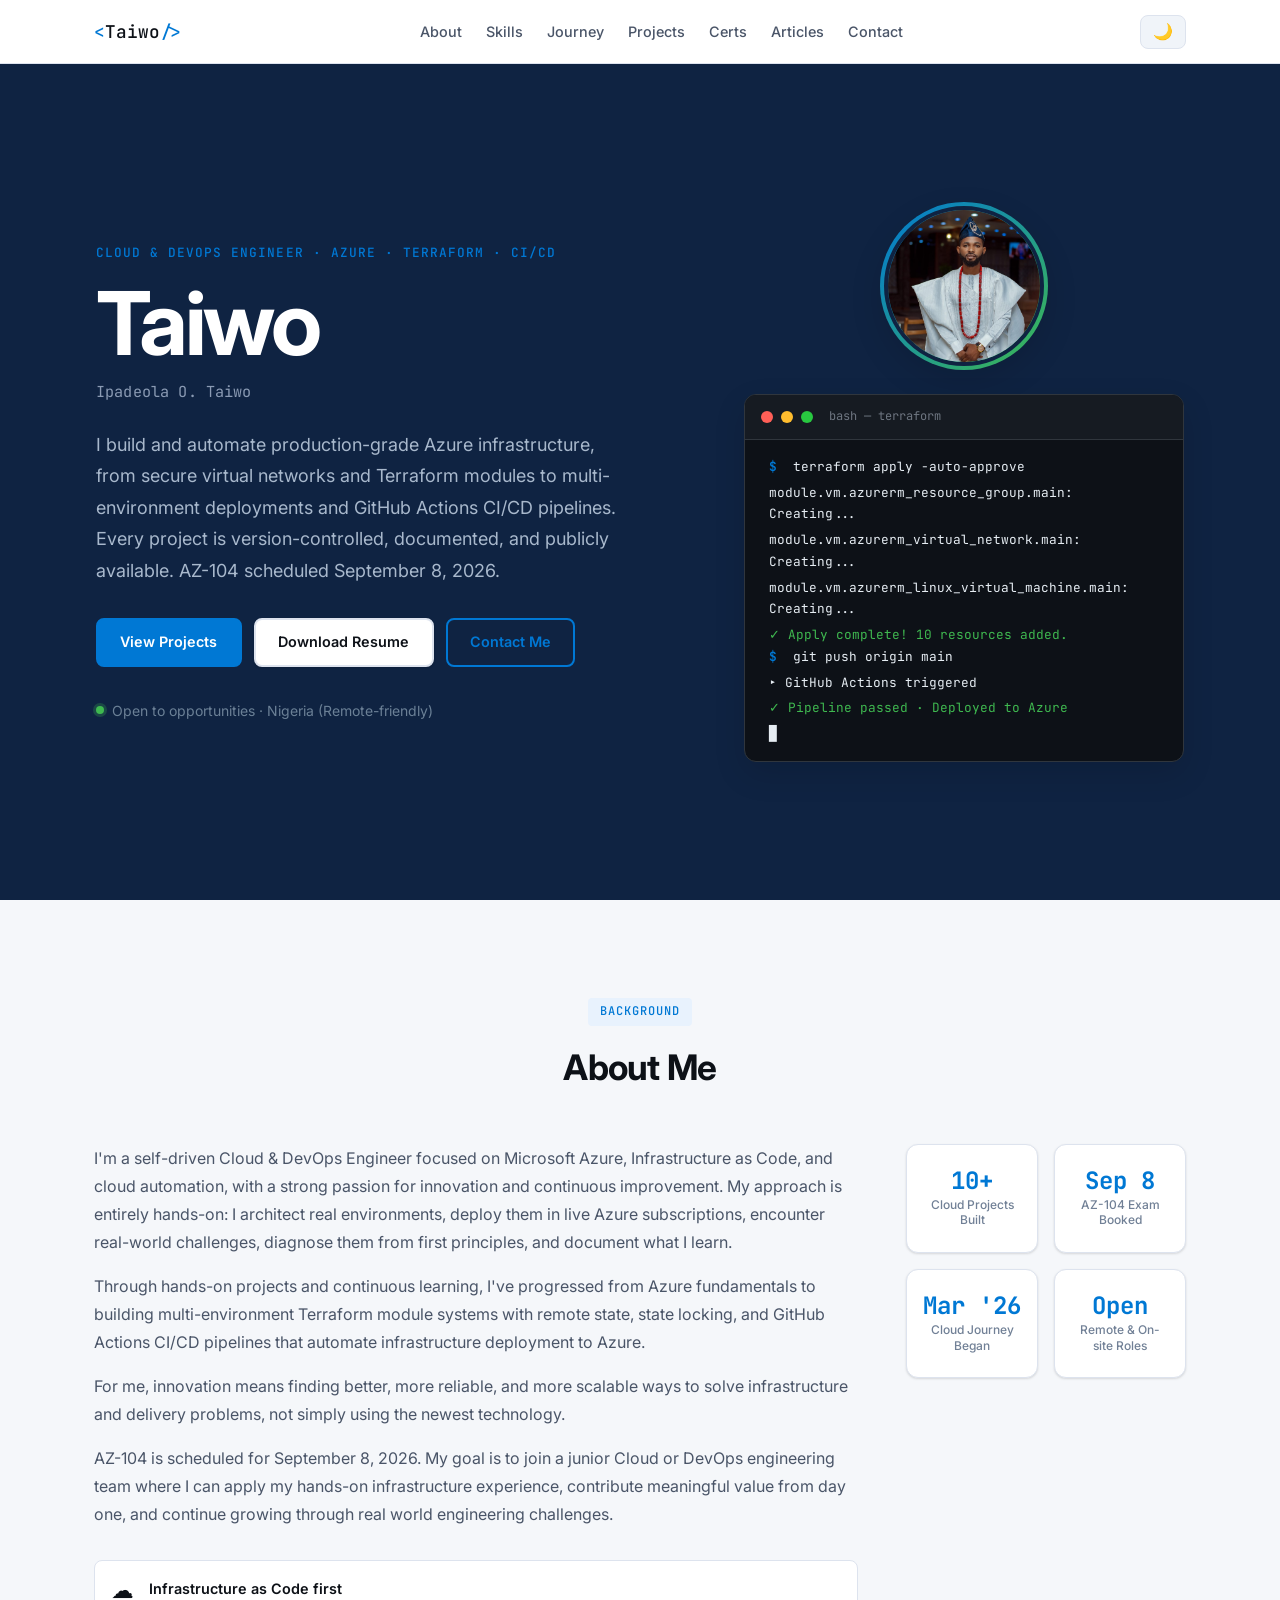
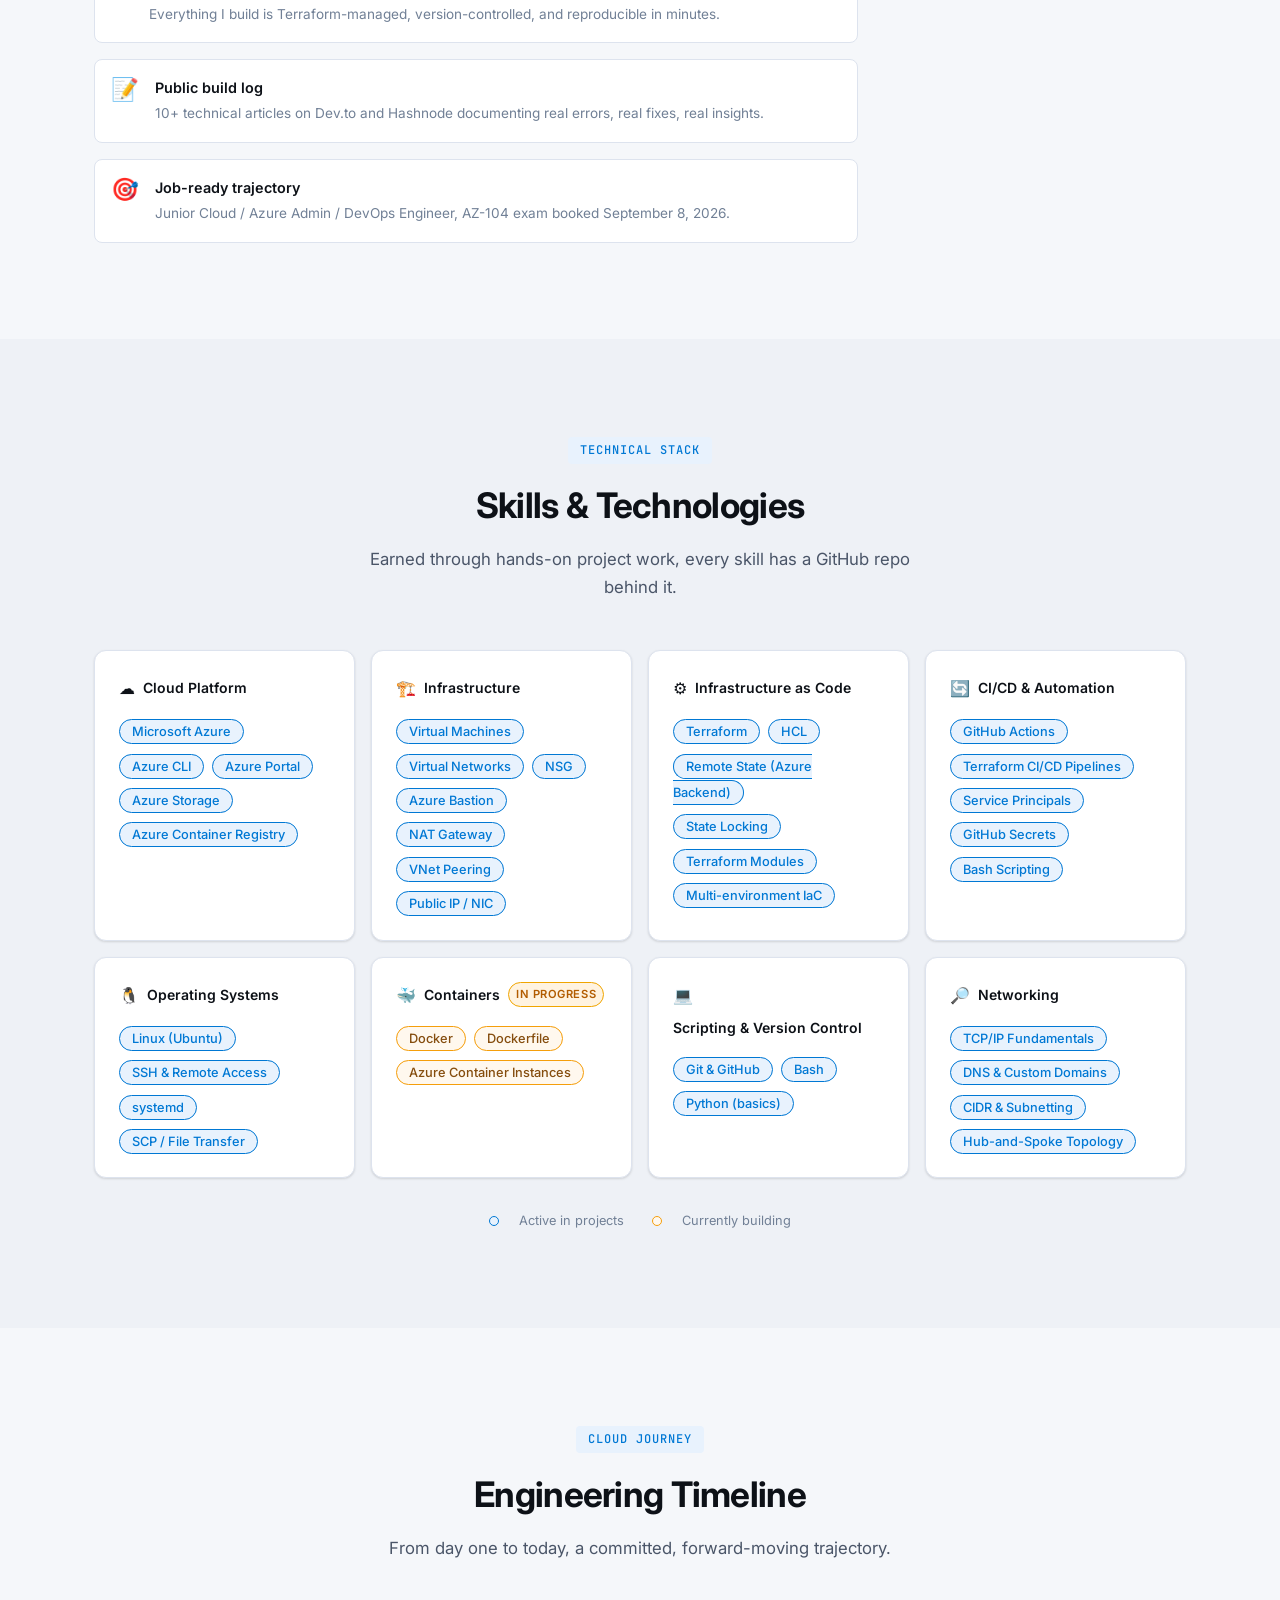
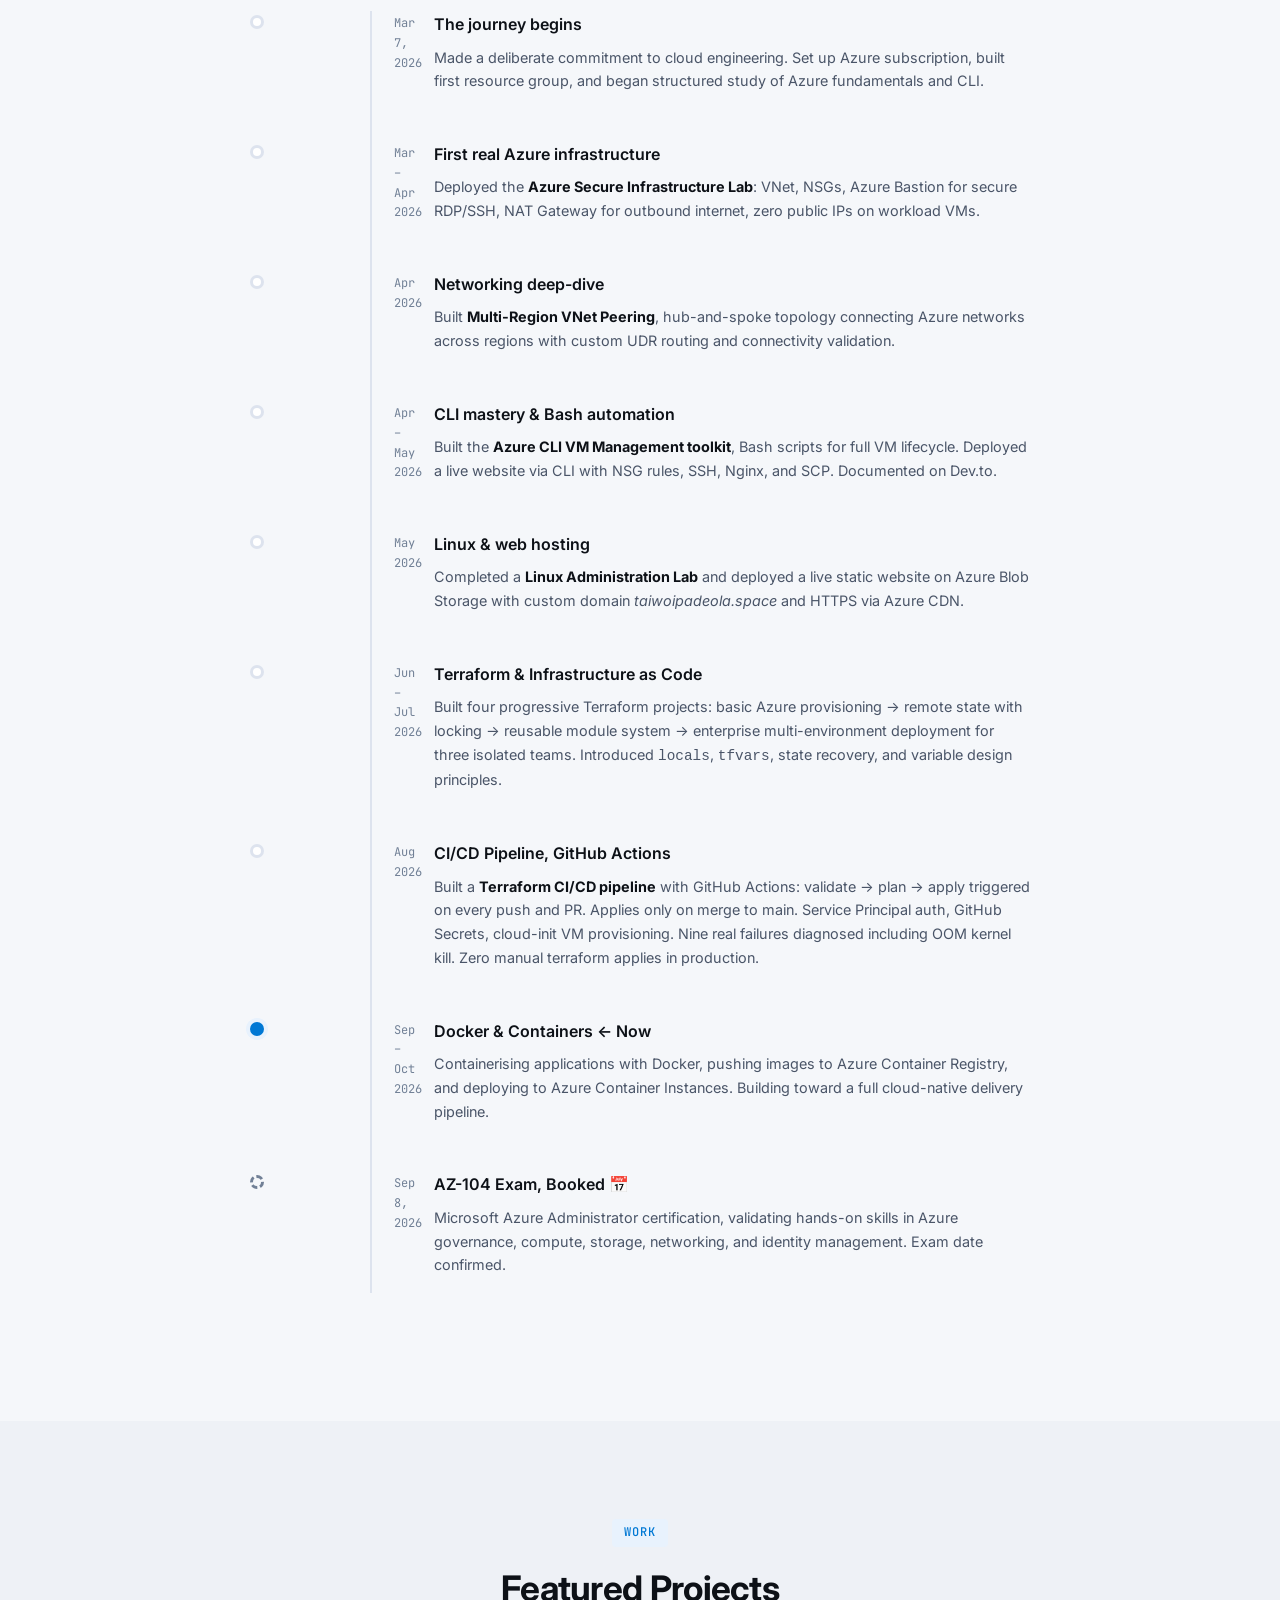
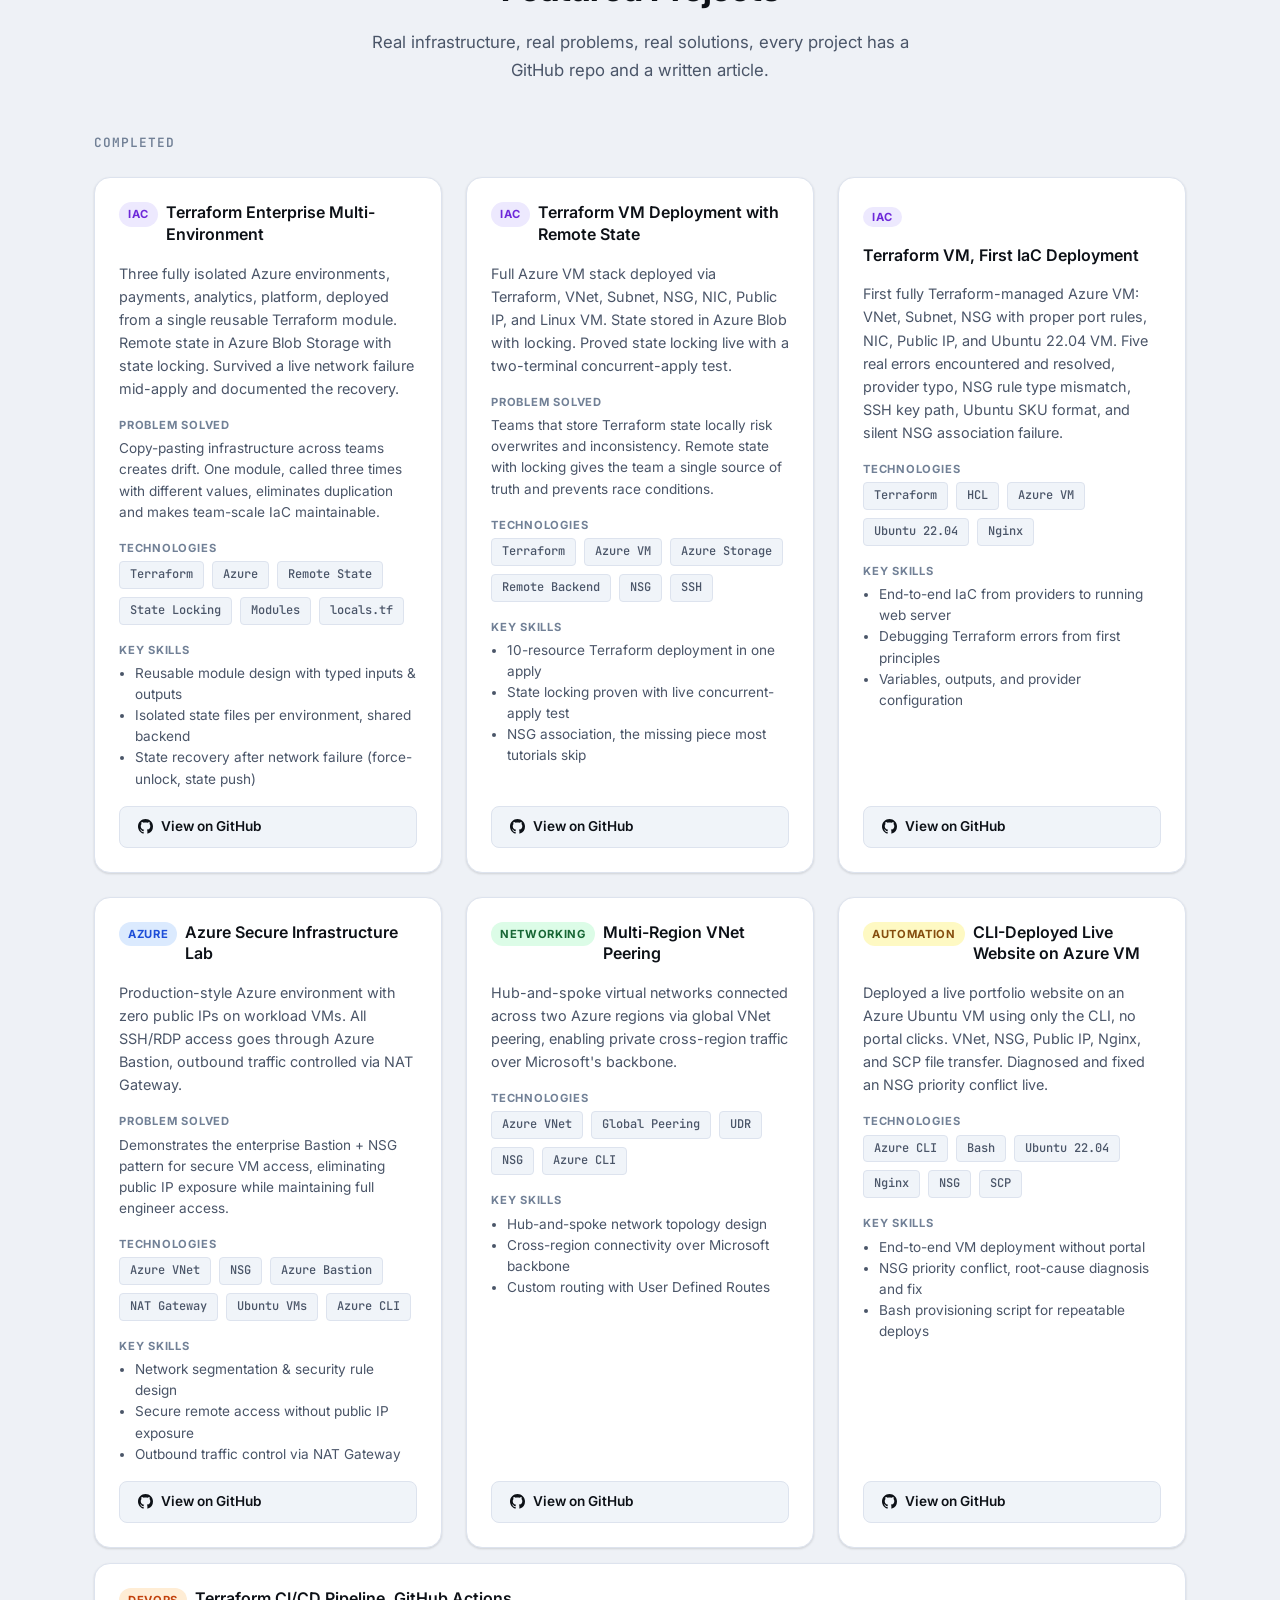
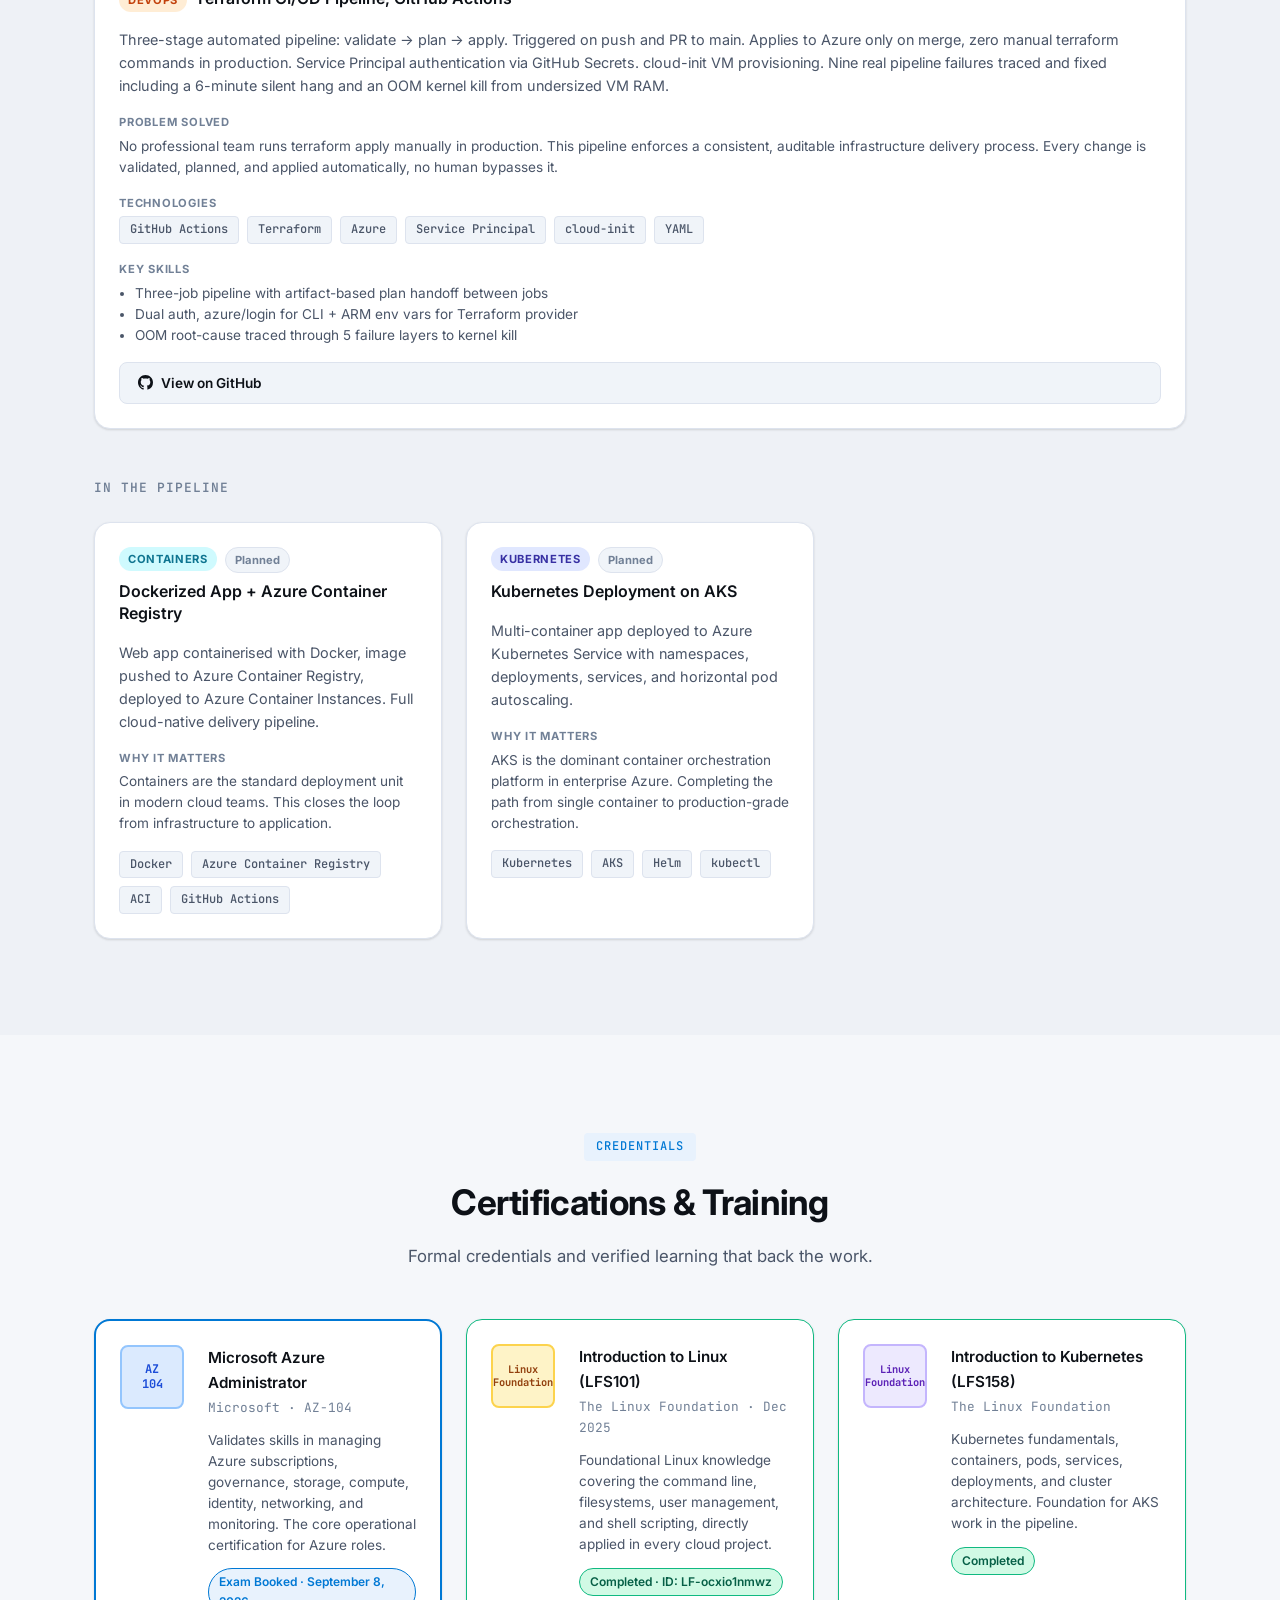
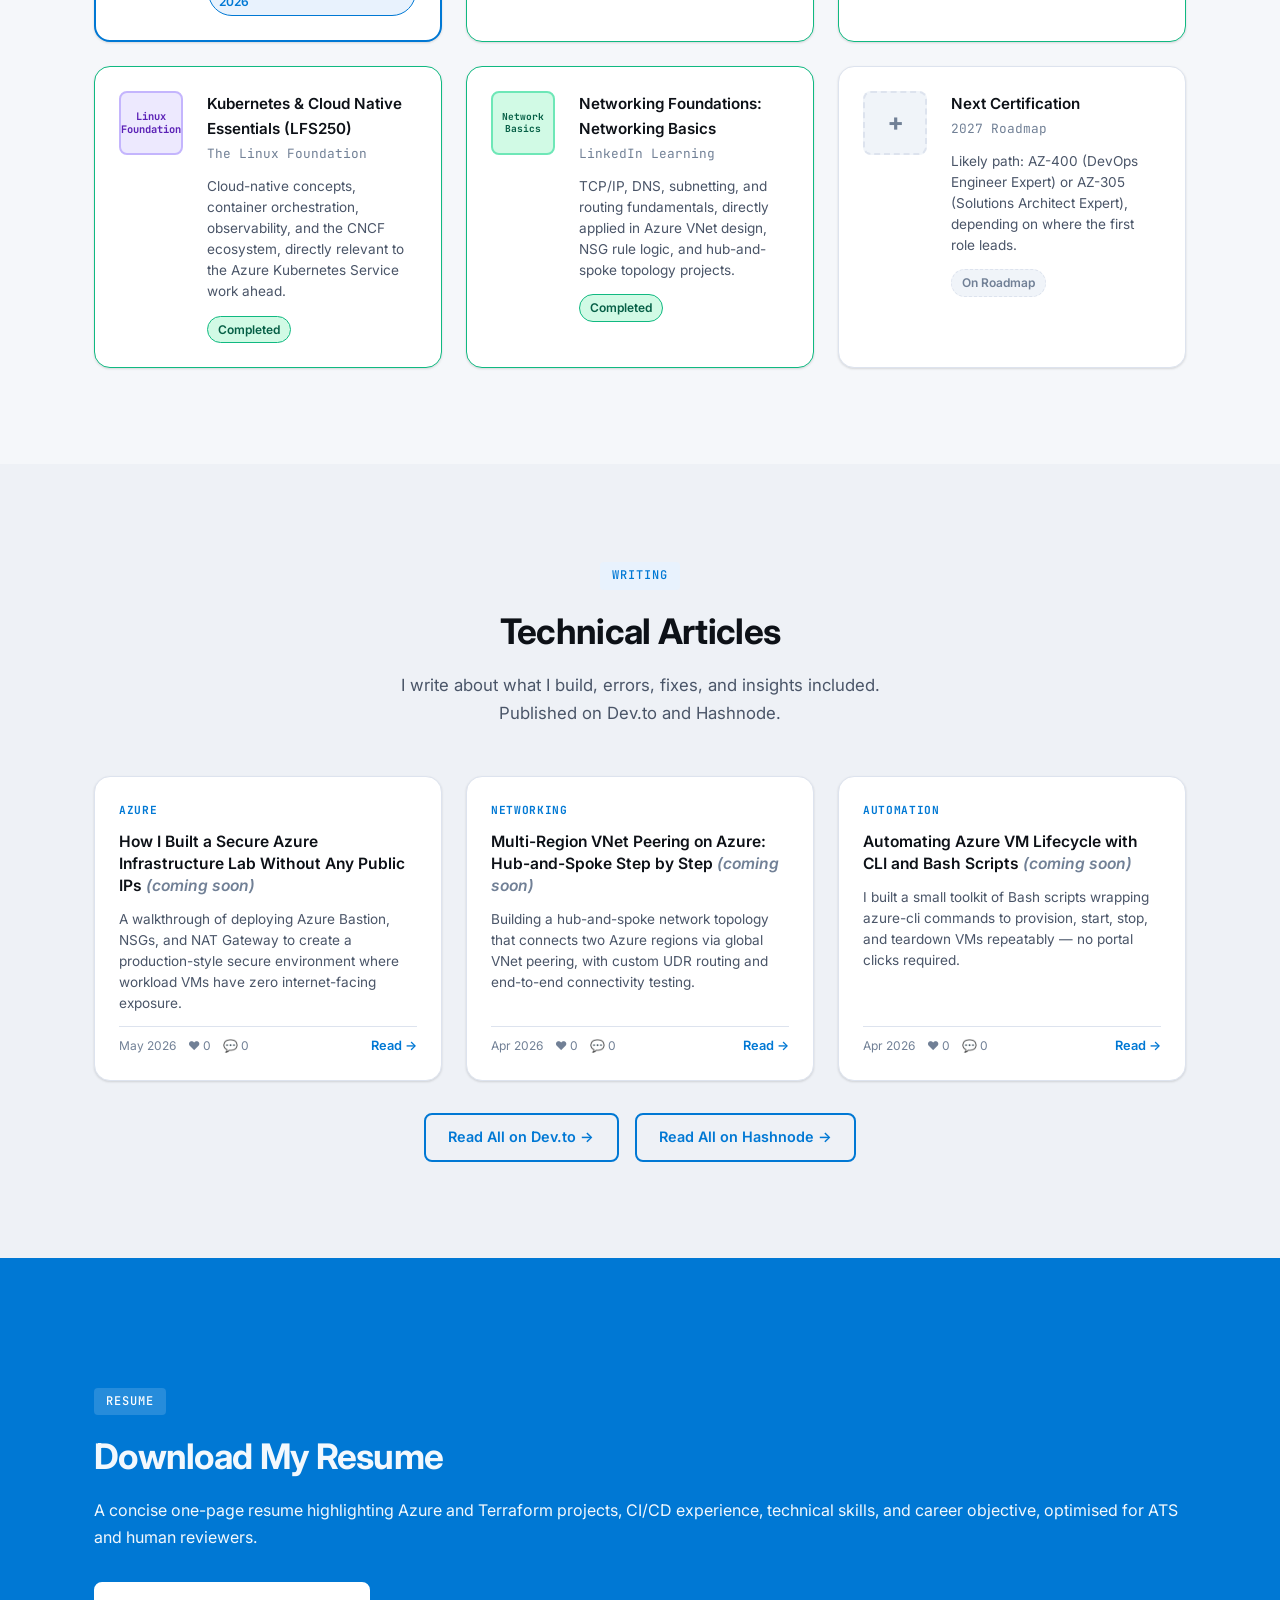
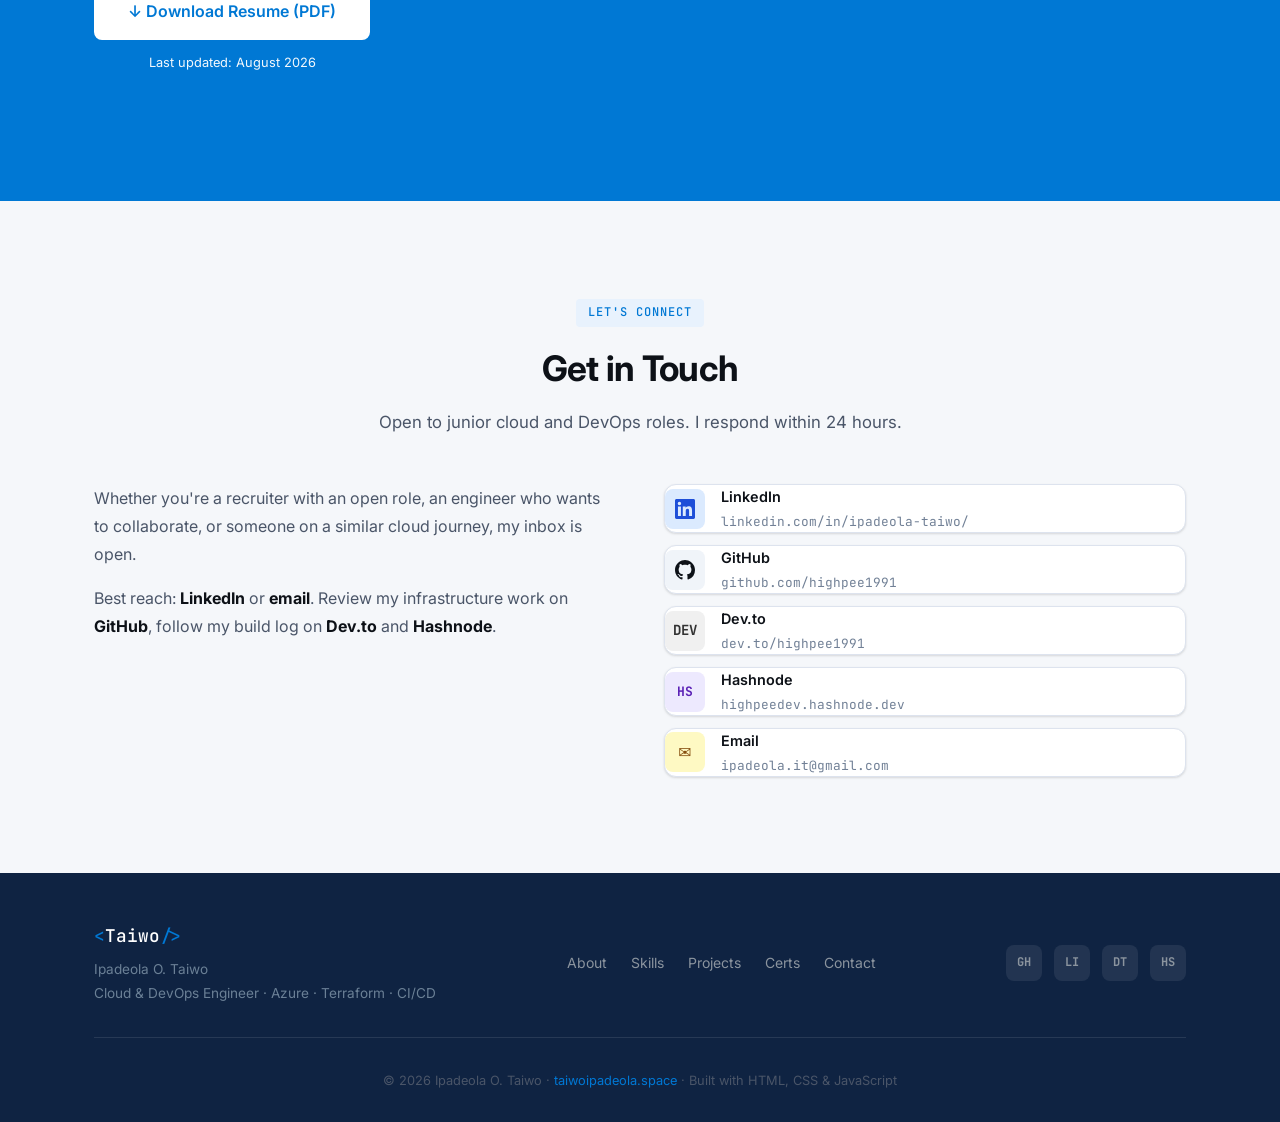
<file: portfolio/index.html>
<!DOCTYPE html>
<html lang="en">
<head>
  <meta charset="UTF-8" />
  <meta name="viewport" content="width=device-width, initial-scale=1.0" />
  <meta name="description" content="Ipadeola O. Taiwo, Cloud & DevOps Engineer (Azure | Terraform | CI/CD). Building real-world infrastructure as code and seeking Junior Cloud Engineer, Azure Administrator, or DevOps Engineer roles." />
  <meta name="keywords" content="Ipadeola Taiwo, Cloud Engineer, Azure, DevOps, Terraform, GitHub Actions, CI/CD, IaC, Azure Administrator, Junior Cloud Engineer" />
  <meta name="author" content="Ipadeola O. Taiwo" />
  <meta property="og:title" content="Ipadeola O. Taiwo | Cloud & DevOps Engineer" />
  <meta property="og:description" content="Building production-grade Azure infrastructure with Terraform and CI/CD. Open to Junior Cloud, Azure Admin, and DevOps Engineer roles." />
  <meta property="og:image" content="https://www.taiwoipadeola.space/assets/taiwo-photo.jpg" />
  <meta property="og:url" content="https://www.taiwoipadeola.space" />
  <meta property="og:type" content="website" />
  <title>Ipadeola O. Taiwo | Cloud & DevOps Engineer</title>
  <link rel="preconnect" href="https://fonts.googleapis.com" />
  <link rel="preconnect" href="https://fonts.gstatic.com" crossorigin />
  <link href="https://fonts.googleapis.com/css2?family=Inter:wght@300;400;500;600;700&family=JetBrains+Mono:wght@400;500&display=swap" rel="stylesheet" />
  <link rel="stylesheet" href="style.css" />
</head>
<body class="light-mode">

  <!-- NAVBAR -->
  <header class="navbar" id="navbar" role="banner">
    <div class="nav-inner">
      <a href="#hero" class="nav-logo" aria-label="Taiwo home">
        <span class="logo-bracket">&lt;</span>Taiwo<span class="logo-bracket">/&gt;</span>
      </a>
      <nav class="nav-links" id="navLinks" role="navigation" aria-label="Main navigation">
        <a href="#about">About</a>
        <a href="#skills">Skills</a>
        <a href="#timeline">Journey</a>
        <a href="#projects">Projects</a>
        <a href="#certifications">Certs</a>
        <a href="#articles">Articles</a>
        <a href="#contact">Contact</a>
      </nav>
      <div class="nav-controls">
        <button class="theme-toggle" id="themeToggle" aria-label="Toggle dark mode">
          <span id="themeIcon">🌙</span>
        </button>
        <button class="hamburger" id="hamburger" aria-label="Toggle menu" aria-expanded="false">
          <span></span><span></span><span></span>
        </button>
      </div>
    </div>
  </header>

  <main>

    <!-- HERO -->
    <section class="hero" id="hero" aria-label="Introduction">
      <div class="hero-content">
        <p class="hero-eyebrow">Cloud &amp; DevOps Engineer &middot; Azure · Terraform · CI/CD</p>
        <h1 class="hero-name">Taiwo</h1>
        <p class="hero-fullname">Ipadeola O. Taiwo</p>
        <p class="hero-summary">
          I build and automate production-grade Azure infrastructure, from secure virtual networks and Terraform modules to multi-environment deployments and GitHub Actions CI/CD pipelines. Every project is version-controlled, documented, and publicly available. AZ-104 scheduled September 8, 2026.
        </p>
        <div class="hero-actions">
          <a href="#projects" class="btn btn-primary">View Projects</a>
          <a href="assets/IPADEOLA_OLUWASEUN_TAIWO.pdf" target="_blank" download="Ipadeola-Taiwo-Cloud-DevOps-Resume.pdf" class="btn btn-secondary">Download Resume</a>
          <a href="#contact" class="btn btn-outline">Contact Me</a>
        </div>
        <div class="hero-meta">
          <span class="status-dot" aria-hidden="true"></span>
          <span>Open to opportunities &middot; Nigeria (Remote-friendly)</span>
        </div>
      </div>
      <div class="hero-visual">
        <div class="hero-photo-wrap">
          <img src="assets/taiwo-photo.jpg" alt="Portrait of Ipadeola O. Taiwo" class="hero-photo" width="320" height="320" loading="eager" />
        </div>
        <div class="terminal-card">
          <div class="terminal-header">
            <span class="dot dot-red"></span>
            <span class="dot dot-yellow"></span>
            <span class="dot dot-green"></span>
            <span class="terminal-title">bash &mdash; terraform</span>
          </div>
          <div class="terminal-body">
            <p><span class="prompt">$</span> terraform apply -auto-approve</p>
            <p class="t-output">module.vm.azurerm_resource_group.main: Creating...</p>
            <p class="t-output">module.vm.azurerm_virtual_network.main: Creating...</p>
            <p class="t-output">module.vm.azurerm_linux_virtual_machine.main: Creating...</p>
            <p class="t-output"><span class="t-success">&#10003; Apply complete! 10 resources added.</span></p>
            <p><span class="prompt">$</span> git push origin main</p>
            <p class="t-output">&#9656; GitHub Actions triggered</p>
            <p class="t-output"><span class="t-success">&#10003; Pipeline passed &middot; Deployed to Azure</span></p>
            <p class="t-output t-blink">&#9608;</p>
          </div>
        </div>
      </div>
    </section>

    <!-- ABOUT -->
    <section class="section" id="about" aria-label="About section">
      <div class="container">
        <div class="section-header">
          <span class="section-tag">Background</span>
          <h2 class="section-title">About Me</h2>
        </div>
        <div class="about-grid">
          <div class="about-text">
            <p>I'm a self-driven Cloud & DevOps Engineer focused on Microsoft Azure, Infrastructure as Code, and cloud automation, with a strong passion for innovation and continuous improvement. My approach is entirely hands-on: I architect real environments, deploy them in live Azure subscriptions, encounter real-world challenges, diagnose them from first principles, and document what I learn.</p>
            <p>Through hands-on projects and continuous learning, I've progressed from Azure fundamentals to building multi-environment Terraform module systems with remote state, state locking, and GitHub Actions CI/CD pipelines that automate infrastructure deployment to Azure.</p>
            <p>For me, innovation means finding better, more reliable, and more scalable ways to solve infrastructure and delivery problems, not simply using the newest technology.</p>
            <p>AZ-104 is scheduled for September 8, 2026. My goal is to join a junior Cloud or DevOps engineering team where I can apply my hands-on infrastructure experience, contribute meaningful value from day one, and continue growing through real world engineering challenges.</p>
            <div class="about-highlights">
              <div class="highlight-item">
                <span class="hi-icon">&#9729;&#65039;</span>
                <div>
                  <strong>Infrastructure as Code first</strong>
                  <p>Everything I build is Terraform-managed, version-controlled, and reproducible in minutes.</p>
                </div>
              </div>
              <div class="highlight-item">
                <span class="hi-icon">&#128221;</span>
                <div>
                  <strong>Public build log</strong>
                  <p>10+ technical articles on Dev.to and Hashnode documenting real errors, real fixes, real insights.</p>
                </div>
              </div>
              <div class="highlight-item">
                <span class="hi-icon">&#127919;</span>
                <div>
                  <strong>Job-ready trajectory</strong>
                  <p>Junior Cloud / Azure Admin / DevOps Engineer, AZ-104 exam booked September 8, 2026.</p>
                </div>
              </div>
            </div>
          </div>
          <div class="about-stats">
            <div class="stat-card">
              <span class="stat-num">10+</span>
              <span class="stat-label">Cloud Projects Built</span>
            </div>
            <div class="stat-card">
              <span class="stat-num">Sep 8</span>
              <span class="stat-label">AZ-104 Exam Booked</span>
            </div>
            <div class="stat-card">
              <span class="stat-num">Mar '26</span>
              <span class="stat-label">Cloud Journey Began</span>
            </div>
            <div class="stat-card">
              <span class="stat-num">Open</span>
              <span class="stat-label">Remote &amp; On-site Roles</span>
            </div>
          </div>
        </div>
      </div>
    </section>

    <!-- SKILLS -->
    <section class="section section-alt" id="skills" aria-label="Skills section">
      <div class="container">
        <div class="section-header">
          <span class="section-tag">Technical Stack</span>
          <h2 class="section-title">Skills &amp; Technologies</h2>
          <p class="section-sub">Earned through hands-on project work, every skill has a GitHub repo behind it.</p>
        </div>
        <div class="skills-grid">
          <div class="skill-group">
            <h3 class="skill-group-title"><span class="sg-icon">&#9729;&#65039;</span> Cloud Platform</h3>
            <ul class="skill-list">
              <li><span class="skill-tag active">Microsoft Azure</span></li>
              <li><span class="skill-tag active">Azure CLI</span></li>
              <li><span class="skill-tag active">Azure Portal</span></li>
              <li><span class="skill-tag active">Azure Storage</span></li>
              <li><span class="skill-tag active">Azure Container Registry</span></li>
            </ul>
          </div>
          <div class="skill-group">
            <h3 class="skill-group-title"><span class="sg-icon">&#127959;&#65039;</span> Infrastructure</h3>
            <ul class="skill-list">
              <li><span class="skill-tag active">Virtual Machines</span></li>
              <li><span class="skill-tag active">Virtual Networks</span></li>
              <li><span class="skill-tag active">NSG</span></li>
              <li><span class="skill-tag active">Azure Bastion</span></li>
              <li><span class="skill-tag active">NAT Gateway</span></li>
              <li><span class="skill-tag active">VNet Peering</span></li>
              <li><span class="skill-tag active">Public IP / NIC</span></li>
            </ul>
          </div>
          <div class="skill-group">
            <h3 class="skill-group-title"><span class="sg-icon">&#9881;&#65039;</span> Infrastructure as Code</h3>
            <ul class="skill-list">
              <li><span class="skill-tag active">Terraform</span></li>
              <li><span class="skill-tag active">HCL</span></li>
              <li><span class="skill-tag active">Remote State (Azure Backend)</span></li>
              <li><span class="skill-tag active">State Locking</span></li>
              <li><span class="skill-tag active">Terraform Modules</span></li>
              <li><span class="skill-tag active">Multi-environment IaC</span></li>
            </ul>
          </div>
          <div class="skill-group">
            <h3 class="skill-group-title"><span class="sg-icon">&#128260;</span> CI/CD &amp; Automation</h3>
            <ul class="skill-list">
              <li><span class="skill-tag active">GitHub Actions</span></li>
              <li><span class="skill-tag active">Terraform CI/CD Pipelines</span></li>
              <li><span class="skill-tag active">Service Principals</span></li>
              <li><span class="skill-tag active">GitHub Secrets</span></li>
              <li><span class="skill-tag active">Bash Scripting</span></li>
            </ul>
          </div>
          <div class="skill-group">
            <h3 class="skill-group-title"><span class="sg-icon">&#128039;</span> Operating Systems</h3>
            <ul class="skill-list">
              <li><span class="skill-tag active">Linux (Ubuntu)</span></li>
              <li><span class="skill-tag active">SSH &amp; Remote Access</span></li>
              <li><span class="skill-tag active">systemd</span></li>
              <li><span class="skill-tag active">SCP / File Transfer</span></li>
            </ul>
          </div>
          <div class="skill-group">
            <h3 class="skill-group-title"><span class="sg-icon">&#128051;</span> Containers
              <span class="learning-badge">In Progress</span>
            </h3>
            <ul class="skill-list">
              <li><span class="skill-tag learning">Docker</span></li>
              <li><span class="skill-tag learning">Dockerfile</span></li>
              <li><span class="skill-tag learning">Azure Container Instances</span></li>
            </ul>
          </div>
          <div class="skill-group">
            <h3 class="skill-group-title"><span class="sg-icon">&#128187;</span> Scripting &amp; Version Control</h3>
            <ul class="skill-list">
              <li><span class="skill-tag active">Git &amp; GitHub</span></li>
              <li><span class="skill-tag active">Bash</span></li>
              <li><span class="skill-tag active">Python (basics)</span></li>
            </ul>
          </div>
          <div class="skill-group">
            <h3 class="skill-group-title"><span class="sg-icon">&#128270;</span> Networking</h3>
            <ul class="skill-list">
              <li><span class="skill-tag active">TCP/IP Fundamentals</span></li>
              <li><span class="skill-tag active">DNS &amp; Custom Domains</span></li>
              <li><span class="skill-tag active">CIDR &amp; Subnetting</span></li>
              <li><span class="skill-tag active">Hub-and-Spoke Topology</span></li>
            </ul>
          </div>
        </div>
        <p class="skills-legend">
          <span class="legend-dot ld-active"></span> Active in projects &nbsp;&nbsp;
          <span class="legend-dot ld-learning"></span> Currently building
        </p>
      </div>
    </section>

    <!-- TIMELINE -->
    <section class="section" id="timeline" aria-label="Cloud journey timeline">
      <div class="container">
        <div class="section-header">
          <span class="section-tag">Cloud Journey</span>
          <h2 class="section-title">Engineering Timeline</h2>
          <p class="section-sub">From day one to today, a committed, forward-moving trajectory.</p>
        </div>
        <div class="timeline">
          <div class="timeline-item">
            <div class="tl-marker"></div>
            <div class="tl-date">Mar 7, 2026</div>
            <div class="tl-content">
              <h3>The journey begins</h3>
              <p>Made a deliberate commitment to cloud engineering. Set up Azure subscription, built first resource group, and began structured study of Azure fundamentals and CLI.</p>
            </div>
          </div>
          <div class="timeline-item">
            <div class="tl-marker"></div>
            <div class="tl-date">Mar – Apr 2026</div>
            <div class="tl-content">
              <h3>First real Azure infrastructure</h3>
              <p>Deployed the <strong>Azure Secure Infrastructure Lab</strong>: VNet, NSGs, Azure Bastion for secure RDP/SSH, NAT Gateway for outbound internet, zero public IPs on workload VMs.</p>
            </div>
          </div>
          <div class="timeline-item">
            <div class="tl-marker"></div>
            <div class="tl-date">Apr 2026</div>
            <div class="tl-content">
              <h3>Networking deep-dive</h3>
              <p>Built <strong>Multi-Region VNet Peering</strong>, hub-and-spoke topology connecting Azure networks across regions with custom UDR routing and connectivity validation.</p>
            </div>
          </div>
          <div class="timeline-item">
            <div class="tl-marker"></div>
            <div class="tl-date">Apr – May 2026</div>
            <div class="tl-content">
              <h3>CLI mastery &amp; Bash automation</h3>
              <p>Built the <strong>Azure CLI VM Management toolkit</strong>, Bash scripts for full VM lifecycle. Deployed a live website via CLI with NSG rules, SSH, Nginx, and SCP. Documented on Dev.to.</p>
            </div>
          </div>
          <div class="timeline-item">
            <div class="tl-marker"></div>
            <div class="tl-date">May 2026</div>
            <div class="tl-content">
              <h3>Linux &amp; web hosting</h3>
              <p>Completed a <strong>Linux Administration Lab</strong> and deployed a live static website on Azure Blob Storage with custom domain <em>taiwoipadeola.space</em> and HTTPS via Azure CDN.</p>
            </div>
          </div>
          <div class="timeline-item">
            <div class="tl-marker"></div>
            <div class="tl-date">Jun – Jul 2026</div>
            <div class="tl-content">
              <h3>Terraform &amp; Infrastructure as Code</h3>
              <p>Built four progressive Terraform projects: basic Azure provisioning → remote state with locking → reusable module system → enterprise multi-environment deployment for three isolated teams. Introduced <code>locals</code>, <code>tfvars</code>, state recovery, and variable design principles.</p>
            </div>
          </div>
          <div class="timeline-item">
            <div class="tl-marker"></div>
            <div class="tl-date">Aug 2026</div>
            <div class="tl-content">
              <h3>CI/CD Pipeline, GitHub Actions </h3>
              <p>Built a <strong>Terraform CI/CD pipeline</strong> with GitHub Actions: validate → plan → apply triggered on every push and PR. Applies only on merge to main. Service Principal auth, GitHub Secrets, cloud-init VM provisioning. Nine real failures diagnosed including OOM kernel kill. Zero manual terraform applies in production.</p>
            </div>
          </div>
          <div class="timeline-item">
            <div class="tl-marker current"></div>
            <div class="tl-date">Sep – Oct 2026</div>
            <div class="tl-content">
              <h3>Docker &amp; Containers ← Now</h3>
              <p>Containerising applications with Docker, pushing images to Azure Container Registry, and deploying to Azure Container Instances. Building toward a full cloud-native delivery pipeline.</p>
            </div>
          </div>
          <div class="timeline-item">
            <div class="tl-marker future"></div>
            <div class="tl-date">Sep 8, 2026</div>
            <div class="tl-content">
              <h3>AZ-104 Exam, Booked &#128197;</h3>
              <p>Microsoft Azure Administrator certification, validating hands-on skills in Azure governance, compute, storage, networking, and identity management. Exam date confirmed.</p>
            </div>
          </div>
        </div>
      </div>
    </section>

    <!-- PROJECTS -->
    <section class="section section-alt" id="projects" aria-label="Projects section">
      <div class="container">
        <div class="section-header">
          <span class="section-tag">Work</span>
          <h2 class="section-title">Featured Projects</h2>
          <p class="section-sub">Real infrastructure, real problems, real solutions, every project has a GitHub repo and a written article.</p>
        </div>

        <h3 class="projects-group-label">Completed</h3>
        <div class="projects-grid">

          <!-- PROJECT 1 -->
          <article class="project-card">
            <div class="pc-header">
              <span class="pc-badge badge-iac">IaC</span>
              <h4>Terraform Enterprise Multi-Environment</h4>
            </div>
            <p class="pc-overview">Three fully isolated Azure environments, payments, analytics, platform, deployed from a single reusable Terraform module. Remote state in Azure Blob Storage with state locking. Survived a live network failure mid-apply and documented the recovery.</p>
            <div class="pc-section">
              <span class="pc-label">Problem Solved</span>
              <p>Copy-pasting infrastructure across teams creates drift. One module, called three times with different values, eliminates duplication and makes team-scale IaC maintainable.</p>
            </div>
            <div class="pc-section">
              <span class="pc-label">Technologies</span>
              <div class="tech-tags">
                <span>Terraform</span><span>Azure</span><span>Remote State</span><span>State Locking</span><span>Modules</span><span>locals.tf</span>
              </div>
            </div>
            <div class="pc-section">
              <span class="pc-label">Key Skills</span>
              <ul class="pc-skills">
                <li>Reusable module design with typed inputs &amp; outputs</li>
                <li>Isolated state files per environment, shared backend</li>
                <li>State recovery after network failure (force-unlock, state push)</li>
              </ul>
            </div>
            <a href="https://github.com/highpee1991/terraform-enterprise" target="_blank" rel="noopener noreferrer" class="btn btn-github">
              <svg width="15" height="15" viewBox="0 0 24 24" fill="currentColor" aria-hidden="true"><path d="M12 0C5.37 0 0 5.37 0 12c0 5.31 3.435 9.795 8.205 11.385.6.105.825-.255.825-.57 0-.285-.015-1.23-.015-2.235-3.015.555-3.795-.735-4.035-1.41-.135-.345-.72-1.41-1.23-1.695-.42-.225-1.02-.78-.015-.795.945-.015 1.62.87 1.845 1.23 1.08 1.815 2.805 1.305 3.495.99.105-.78.42-1.305.765-1.605-2.67-.3-5.46-1.335-5.46-5.925 0-1.305.465-2.385 1.23-3.225-.12-.3-.54-1.53.12-3.18 0 0 1.005-.315 3.3 1.23.96-.27 1.98-.405 3-.405s2.04.135 3 .405c2.295-1.56 3.3-1.23 3.3-1.23.66 1.65.24 2.88.12 3.18.765.84 1.23 1.905 1.23 3.225 0 4.605-2.805 5.625-5.475 5.925.435.375.81 1.095.81 2.22 0 1.605-.015 2.895-.015 3.3 0 .315.225.69.825.57A12.02 12.02 0 0 0 24 12c0-6.63-5.37-12-12-12z"/></svg>
              View on GitHub
            </a>
          </article>

          <!-- PROJECT 2 -->
          <article class="project-card">
            <div class="pc-header">
              <span class="pc-badge badge-iac">IaC</span>
              <h4>Terraform VM Deployment with Remote State</h4>
            </div>
            <p class="pc-overview">Full Azure VM stack deployed via Terraform, VNet, Subnet, NSG, NIC, Public IP, and Linux VM. State stored in Azure Blob with locking. Proved state locking live with a two-terminal concurrent-apply test.</p>
            <div class="pc-section">
              <span class="pc-label">Problem Solved</span>
              <p>Teams that store Terraform state locally risk overwrites and inconsistency. Remote state with locking gives the team a single source of truth and prevents race conditions.</p>
            </div>
            <div class="pc-section">
              <span class="pc-label">Technologies</span>
              <div class="tech-tags">
                <span>Terraform</span><span>Azure VM</span><span>Azure Storage</span><span>Remote Backend</span><span>NSG</span><span>SSH</span>
              </div>
            </div>
            <div class="pc-section">
              <span class="pc-label">Key Skills</span>
              <ul class="pc-skills">
                <li>10-resource Terraform deployment in one apply</li>
                <li>State locking proven with live concurrent-apply test</li>
                <li>NSG association, the missing piece most tutorials skip</li>
              </ul>
            </div>
            <a href="https://github.com/highpee1991/terraform-IAC" target="_blank" rel="noopener noreferrer" class="btn btn-github">
              <svg width="15" height="15" viewBox="0 0 24 24" fill="currentColor" aria-hidden="true"><path d="M12 0C5.37 0 0 5.37 0 12c0 5.31 3.435 9.795 8.205 11.385.6.105.825-.255.825-.57 0-.285-.015-1.23-.015-2.235-3.015.555-3.795-.735-4.035-1.41-.135-.345-.72-1.41-1.23-1.695-.42-.225-1.02-.78-.015-.795.945-.015 1.62.87 1.845 1.23 1.08 1.815 2.805 1.305 3.495.99.105-.78.42-1.305.765-1.605-2.67-.3-5.46-1.335-5.46-5.925 0-1.305.465-2.385 1.23-3.225-.12-.3-.54-1.53.12-3.18 0 0 1.005-.315 3.3 1.23.96-.27 1.98-.405 3-.405s2.04.135 3 .405c2.295-1.56 3.3-1.23 3.3-1.23.66 1.65.24 2.88.12 3.18.765.84 1.23 1.905 1.23 3.225 0 4.605-2.805 5.625-5.475 5.925.435.375.81 1.095.81 2.22 0 1.605-.015 2.895-.015 3.3 0 .315.225.69.825.57A12.02 12.02 0 0 0 24 12c0-6.63-5.37-12-12-12z"/></svg>
              View on GitHub
            </a>
          </article>

          <!-- PROJECT 3 -->
          <article class="project-card">
            <div class="pc-badge-wrap"><span class="pc-badge badge-iac">IaC</span></div>
            <div class="pc-header">
              <h4>Terraform VM, First IaC Deployment</h4>
            </div>
            <p class="pc-overview">First fully Terraform-managed Azure VM: VNet, Subnet, NSG with proper port rules, NIC, Public IP, and Ubuntu 22.04 VM. Five real errors encountered and resolved, provider typo, NSG rule type mismatch, SSH key path, Ubuntu SKU format, and silent NSG association failure.</p>
            <div class="pc-section">
              <span class="pc-label">Technologies</span>
              <div class="tech-tags">
                <span>Terraform</span><span>HCL</span><span>Azure VM</span><span>Ubuntu 22.04</span><span>Nginx</span>
              </div>
            </div>
            <div class="pc-section">
              <span class="pc-label">Key Skills</span>
              <ul class="pc-skills">
                <li>End-to-end IaC from providers to running web server</li>
                <li>Debugging Terraform errors from first principles</li>
                <li>Variables, outputs, and provider configuration</li>
              </ul>
            </div>
            <a href="https://github.com/highpee1991/Terraform-Virtual-Machine-Deployment" target="_blank" rel="noopener noreferrer" class="btn btn-github">
              <svg width="15" height="15" viewBox="0 0 24 24" fill="currentColor" aria-hidden="true"><path d="M12 0C5.37 0 0 5.37 0 12c0 5.31 3.435 9.795 8.205 11.385.6.105.825-.255.825-.57 0-.285-.015-1.23-.015-2.235-3.015.555-3.795-.735-4.035-1.41-.135-.345-.72-1.41-1.23-1.695-.42-.225-1.02-.78-.015-.795.945-.015 1.62.87 1.845 1.23 1.08 1.815 2.805 1.305 3.495.99.105-.78.42-1.305.765-1.605-2.67-.3-5.46-1.335-5.46-5.925 0-1.305.465-2.385 1.23-3.225-.12-.3-.54-1.53.12-3.18 0 0 1.005-.315 3.3 1.23.96-.27 1.98-.405 3-.405s2.04.135 3 .405c2.295-1.56 3.3-1.23 3.3-1.23.66 1.65.24 2.88.12 3.18.765.84 1.23 1.905 1.23 3.225 0 4.605-2.805 5.625-5.475 5.925.435.375.81 1.095.81 2.22 0 1.605-.015 2.895-.015 3.3 0 .315.225.69.825.57A12.02 12.02 0 0 0 24 12c0-6.63-5.37-12-12-12z"/></svg>
              View on GitHub
            </a>
          </article>

          <!-- PROJECT 4 -->
          <article class="project-card">
            <div class="pc-header">
              <span class="pc-badge badge-azure">Azure</span>
              <h4>Azure Secure Infrastructure Lab</h4>
            </div>
            <p class="pc-overview">Production-style Azure environment with zero public IPs on workload VMs. All SSH/RDP access goes through Azure Bastion, outbound traffic controlled via NAT Gateway.</p>
            <div class="pc-section">
              <span class="pc-label">Problem Solved</span>
              <p>Demonstrates the enterprise Bastion + NSG pattern for secure VM access, eliminating public IP exposure while maintaining full engineer access.</p>
            </div>
            <div class="pc-section">
              <span class="pc-label">Technologies</span>
              <div class="tech-tags">
                <span>Azure VNet</span><span>NSG</span><span>Azure Bastion</span><span>NAT Gateway</span><span>Ubuntu VMs</span><span>Azure CLI</span>
              </div>
            </div>
            <div class="pc-section">
              <span class="pc-label">Key Skills</span>
              <ul class="pc-skills">
                <li>Network segmentation &amp; security rule design</li>
                <li>Secure remote access without public IP exposure</li>
                <li>Outbound traffic control via NAT Gateway</li>
              </ul>
            </div>
            <a href="https://github.com/highpee1991/azure-cli-lab" target="_blank" rel="noopener noreferrer" class="btn btn-github">
              <svg width="15" height="15" viewBox="0 0 24 24" fill="currentColor" aria-hidden="true"><path d="M12 0C5.37 0 0 5.37 0 12c0 5.31 3.435 9.795 8.205 11.385.6.105.825-.255.825-.57 0-.285-.015-1.23-.015-2.235-3.015.555-3.795-.735-4.035-1.41-.135-.345-.72-1.41-1.23-1.695-.42-.225-1.02-.78-.015-.795.945-.015 1.62.87 1.845 1.23 1.08 1.815 2.805 1.305 3.495.99.105-.78.42-1.305.765-1.605-2.67-.3-5.46-1.335-5.46-5.925 0-1.305.465-2.385 1.23-3.225-.12-.3-.54-1.53.12-3.18 0 0 1.005-.315 3.3 1.23.96-.27 1.98-.405 3-.405s2.04.135 3 .405c2.295-1.56 3.3-1.23 3.3-1.23.66 1.65.24 2.88.12 3.18.765.84 1.23 1.905 1.23 3.225 0 4.605-2.805 5.625-5.475 5.925.435.375.81 1.095.81 2.22 0 1.605-.015 2.895-.015 3.3 0 .315.225.69.825.57A12.02 12.02 0 0 0 24 12c0-6.63-5.37-12-12-12z"/></svg>
              View on GitHub
            </a>
          </article>

          <!-- PROJECT 5 -->
          <article class="project-card">
            <div class="pc-header">
              <span class="pc-badge badge-net">Networking</span>
              <h4>Multi-Region VNet Peering</h4>
            </div>
            <p class="pc-overview">Hub-and-spoke virtual networks connected across two Azure regions via global VNet peering, enabling private cross-region traffic over Microsoft's backbone.</p>
            <div class="pc-section">
              <span class="pc-label">Technologies</span>
              <div class="tech-tags">
                <span>Azure VNet</span><span>Global Peering</span><span>UDR</span><span>NSG</span><span>Azure CLI</span>
              </div>
            </div>
            <div class="pc-section">
              <span class="pc-label">Key Skills</span>
              <ul class="pc-skills">
                <li>Hub-and-spoke network topology design</li>
                <li>Cross-region connectivity over Microsoft backbone</li>
                <li>Custom routing with User Defined Routes</li>
              </ul>
            </div>
            <a href="https://github.com/highpee1991" target="_blank" rel="noopener noreferrer" class="btn btn-github">
              <svg width="15" height="15" viewBox="0 0 24 24" fill="currentColor" aria-hidden="true"><path d="M12 0C5.37 0 0 5.37 0 12c0 5.31 3.435 9.795 8.205 11.385.6.105.825-.255.825-.57 0-.285-.015-1.23-.015-2.235-3.015.555-3.795-.735-4.035-1.41-.135-.345-.72-1.41-1.23-1.695-.42-.225-1.02-.78-.015-.795.945-.015 1.62.87 1.845 1.23 1.08 1.815 2.805 1.305 3.495.99.105-.78.42-1.305.765-1.605-2.67-.3-5.46-1.335-5.46-5.925 0-1.305.465-2.385 1.23-3.225-.12-.3-.54-1.53.12-3.18 0 0 1.005-.315 3.3 1.23.96-.27 1.98-.405 3-.405s2.04.135 3 .405c2.295-1.56 3.3-1.23 3.3-1.23.66 1.65.24 2.88.12 3.18.765.84 1.23 1.905 1.23 3.225 0 4.605-2.805 5.625-5.475 5.925.435.375.81 1.095.81 2.22 0 1.605-.015 2.895-.015 3.3 0 .315.225.69.825.57A12.02 12.02 0 0 0 24 12c0-6.63-5.37-12-12-12z"/></svg>
              View on GitHub
            </a>
          </article>

          <!-- PROJECT 6 -->
          <article class="project-card">
            <div class="pc-header">
              <span class="pc-badge badge-auto">Automation</span>
              <h4>CLI-Deployed Live Website on Azure VM</h4>
            </div>
            <p class="pc-overview">Deployed a live portfolio website on an Azure Ubuntu VM using only the CLI, no portal clicks. VNet, NSG, Public IP, Nginx, and SCP file transfer. Diagnosed and fixed an NSG priority conflict live.</p>
            <div class="pc-section">
              <span class="pc-label">Technologies</span>
              <div class="tech-tags">
                <span>Azure CLI</span><span>Bash</span><span>Ubuntu 22.04</span><span>Nginx</span><span>NSG</span><span>SCP</span>
              </div>
            </div>
            <div class="pc-section">
              <span class="pc-label">Key Skills</span>
              <ul class="pc-skills">
                <li>End-to-end VM deployment without portal</li>
                <li>NSG priority conflict, root-cause diagnosis and fix</li>
                <li>Bash provisioning script for repeatable deploys</li>
              </ul>
            </div>
            <a href="https://github.com/highpee1991/azure-cli-lab" target="_blank" rel="noopener noreferrer" class="btn btn-github">
              <svg width="15" height="15" viewBox="0 0 24 24" fill="currentColor" aria-hidden="true"><path d="M12 0C5.37 0 0 5.37 0 12c0 5.31 3.435 9.795 8.205 11.385.6.105.825-.255.825-.57 0-.285-.015-1.23-.015-2.235-3.015.555-3.795-.735-4.035-1.41-.135-.345-.72-1.41-1.23-1.695-.42-.225-1.02-.78-.015-.795.945-.015 1.62.87 1.845 1.23 1.08 1.815 2.805 1.305 3.495.99.105-.78.42-1.305.765-1.605-2.67-.3-5.46-1.335-5.46-5.925 0-1.305.465-2.385 1.23-3.225-.12-.3-.54-1.53.12-3.18 0 0 1.005-.315 3.3 1.23.96-.27 1.98-.405 3-.405s2.04.135 3 .405c2.295-1.56 3.3-1.23 3.3-1.23.66 1.65.24 2.88.12 3.18.765.84 1.23 1.905 1.23 3.225 0 4.605-2.805 5.625-5.475 5.925.435.375.81 1.095.81 2.22 0 1.605-.015 2.895-.015 3.3 0 .315.225.69.825.57A12.02 12.02 0 0 0 24 12c0-6.63-5.37-12-12-12z"/></svg>
              View on GitHub
            </a>
          </article>

        </div>

        
          <!-- PROJECT 7: CICD PIPELINE -->
          <article class="project-card devops">
            <div class="pc-header">
              <span class="pc-badge badge-devops">DevOps</span>
              <h4>Terraform CI/CD Pipeline, GitHub Actions</h4>
            </div>
            <p class="pc-overview">Three-stage automated pipeline: validate → plan → apply. Triggered on push and PR to main. Applies to Azure only on merge, zero manual terraform commands in production. Service Principal authentication via GitHub Secrets. cloud-init VM provisioning. Nine real pipeline failures traced and fixed including a 6-minute silent hang and an OOM kernel kill from undersized VM RAM.</p>
            <div class="pc-section">
              <span class="pc-label">Problem Solved</span>
              <p>No professional team runs terraform apply manually in production. This pipeline enforces a consistent, auditable infrastructure delivery process. Every change is validated, planned, and applied automatically, no human bypasses it.</p>
            </div>
            <div class="pc-section">
              <span class="pc-label">Technologies</span>
              <div class="tech-tags">
                <span>GitHub Actions</span><span>Terraform</span><span>Azure</span><span>Service Principal</span><span>cloud-init</span><span>YAML</span>
              </div>
            </div>
            <div class="pc-section">
              <span class="pc-label">Key Skills</span>
              <ul class="pc-skills">
                <li>Three-job pipeline with artifact-based plan handoff between jobs</li>
                <li>Dual auth, azure/login for CLI + ARM env vars for Terraform provider</li>
                <li>OOM root-cause traced through 5 failure layers to kernel kill</li>
              </ul>
            </div>
            <a href="https://github.com/highpee1991/terraform-cicd-pipeline" target="_blank" rel="noopener noreferrer" class="btn btn-github">
              <svg width="15" height="15" viewBox="0 0 24 24" fill="currentColor" aria-hidden="true"><path d="M12 0C5.37 0 0 5.37 0 12c0 5.31 3.435 9.795 8.205 11.385.6.105.825-.255.825-.57 0-.285-.015-1.23-.015-2.235-3.015.555-3.795-.735-4.035-1.41-.135-.345-.72-1.41-1.23-1.695-.42-.225-1.02-.78-.015-.795.945-.015 1.62.87 1.845 1.23 1.08 1.815 2.805 1.305 3.495.99.105-.78.42-1.305.765-1.605-2.67-.3-5.46-1.335-5.46-5.925 0-1.305.465-2.385 1.23-3.225-.12-.3-.54-1.53.12-3.18 0 0 1.005-.315 3.3 1.23.96-.27 1.98-.405 3-.405s2.04.135 3 .405c2.295-1.56 3.3-1.23 3.3-1.23.66 1.65.24 2.88.12 3.18.765.84 1.23 1.905 1.23 3.225 0 4.605-2.805 5.625-5.475 5.925.435.375.81 1.095.81 2.22 0 1.605-.015 2.895-.015 3.3 0 .315.225.69.825.57A12.02 12.02 0 0 0 24 12c0-6.63-5.37-12-12-12z"/></svg>
              View on GitHub
            </a>
          </article>

        <h3 class="projects-group-label upcoming">In the Pipeline</h3>
        <div class="projects-grid pipeline-grid">

          <article class="project-card coming-soon">
            <div class="pc-header">
              <span class="pc-badge badge-cont">Containers</span>
              <span class="coming-badge">Planned</span>
              <h4>Dockerized App + Azure Container Registry</h4>
            </div>
            <p class="pc-overview">Web app containerised with Docker, image pushed to Azure Container Registry, deployed to Azure Container Instances. Full cloud-native delivery pipeline.</p>
            <div class="pc-section">
              <span class="pc-label">Why it matters</span>
              <p>Containers are the standard deployment unit in modern cloud teams. This closes the loop from infrastructure to application.</p>
            </div>
            <div class="tech-tags"><span>Docker</span><span>Azure Container Registry</span><span>ACI</span><span>GitHub Actions</span></div>
          </article>

          <article class="project-card coming-soon">
            <div class="pc-header">
              <span class="pc-badge badge-k8s">Kubernetes</span>
              <span class="coming-badge">Planned</span>
              <h4>Kubernetes Deployment on AKS</h4>
            </div>
            <p class="pc-overview">Multi-container app deployed to Azure Kubernetes Service with namespaces, deployments, services, and horizontal pod autoscaling.</p>
            <div class="pc-section">
              <span class="pc-label">Why it matters</span>
              <p>AKS is the dominant container orchestration platform in enterprise Azure. Completing the path from single container to production-grade orchestration.</p>
            </div>
            <div class="tech-tags"><span>Kubernetes</span><span>AKS</span><span>Helm</span><span>kubectl</span></div>
          </article>

        </div>
      </div>
    </section>

    <!-- CERTIFICATIONS -->
    <section class="section" id="certifications" aria-label="Certifications section">
      <div class="container">
        <div class="section-header">
          <span class="section-tag">Credentials</span>
          <h2 class="section-title">Certifications &amp; Training</h2>
          <p class="section-sub">Formal credentials and verified learning that back the work.</p>
        </div>
        <div class="certs-grid">

          <!-- AZ-104 PRIMARY -->
          <div class="cert-card cert-active cert-featured">
            <div class="cert-logo cl-104">AZ<br>104</div>
            <div class="cert-info">
              <h3>Microsoft Azure Administrator</h3>
              <p class="cert-issuer">Microsoft &middot; AZ-104</p>
              <p class="cert-desc">Validates skills in managing Azure subscriptions, governance, storage, compute, identity, networking, and monitoring. The core operational certification for Azure roles.</p>
              <span class="cert-status cs-progress">Exam Booked &middot; September 8, 2026</span>
            </div>
          </div>

          <!-- LINUX FOUNDATION -->
          <div class="cert-card cert-earned">
            <div class="cert-logo cl-lf" style="font-size:0.65rem;padding:0.3rem;">Linux<br>Foundation</div>
            <div class="cert-info">
              <h3>Introduction to Linux (LFS101)</h3>
              <p class="cert-issuer">The Linux Foundation &middot; Dec 2025</p>
              <p class="cert-desc">Foundational Linux knowledge covering the command line, filesystems, user management, and shell scripting, directly applied in every cloud project.</p>
              <span class="cert-status cs-earned">Completed &middot; ID: LF-ocxio1nmwz</span>
            </div>
          </div>

          <!-- KUBERNETES LFS158 -->
          <div class="cert-card cert-earned">
            <div class="cert-logo cl-k8s" style="font-size:0.65rem;padding:0.3rem;">Linux<br>Foundation</div>
            <div class="cert-info">
              <h3>Introduction to Kubernetes (LFS158)</h3>
              <p class="cert-issuer">The Linux Foundation</p>
              <p class="cert-desc">Kubernetes fundamentals, containers, pods, services, deployments, and cluster architecture. Foundation for AKS work in the pipeline.</p>
              <span class="cert-status cs-earned">Completed</span>
            </div>
          </div>

          <!-- KUBERNETES LFS250 -->
          <div class="cert-card cert-earned">
            <div class="cert-logo cl-k8s" style="font-size:0.65rem;padding:0.3rem;">Linux<br>Foundation</div>
            <div class="cert-info">
              <h3>Kubernetes &amp; Cloud Native Essentials (LFS250)</h3>
              <p class="cert-issuer">The Linux Foundation</p>
              <p class="cert-desc">Cloud-native concepts, container orchestration, observability, and the CNCF ecosystem, directly relevant to the Azure Kubernetes Service work ahead.</p>
              <span class="cert-status cs-earned">Completed</span>
            </div>
          </div>

          <!-- NETWORKING -->
          <div class="cert-card cert-earned">
            <div class="cert-logo cl-net" style="font-size:0.6rem;padding:0.3rem;">Network<br>Basics</div>
            <div class="cert-info">
              <h3>Networking Foundations: Networking Basics</h3>
              <p class="cert-issuer">LinkedIn Learning</p>
              <p class="cert-desc">TCP/IP, DNS, subnetting, and routing fundamentals, directly applied in Azure VNet design, NSG rule logic, and hub-and-spoke topology projects.</p>
              <span class="cert-status cs-earned">Completed</span>
            </div>
          </div>

          <!-- ROADMAP -->
          <div class="cert-card cert-future">
            <div class="cert-logo cl-next">+</div>
            <div class="cert-info">
              <h3>Next Certification</h3>
              <p class="cert-issuer">2027 Roadmap</p>
              <p class="cert-desc">Likely path: AZ-400 (DevOps Engineer Expert) or AZ-305 (Solutions Architect Expert), depending on where the first role leads.</p>
              <span class="cert-status cs-road">On Roadmap</span>
            </div>
          </div>

        </div>
      </div>
    </section>

    <!-- ARTICLES -->
    <section class="section section-alt" id="articles" aria-label="Technical articles">
      <div class="container">
        <div class="section-header">
          <span class="section-tag">Writing</span>
          <h2 class="section-title">Technical Articles</h2>
          <p class="section-sub">I write about what I build, errors, fixes, and insights included. Published on Dev.to and Hashnode.</p>
        </div>
        <div class="articles-grid" id="articlesGrid">
          <div class="articles-loading" id="articlesLoading">
            <div class="spinner" aria-hidden="true"></div>
            <p>Loading articles from Dev.to&hellip;</p>
          </div>
        </div>
        <div class="articles-cta">
          <a href="https://dev.to/highpee1991" target="_blank" rel="noopener noreferrer" class="btn btn-outline">
            Read All on Dev.to &rarr;
          </a>
          <a href="https://highpeedev.hashnode.dev" target="_blank" rel="noopener noreferrer" class="btn btn-outline">
            Read All on Hashnode &rarr;
          </a>
        </div>
      </div>
    </section>

    <!-- RESUME -->
    <section class="section resume-section" id="resume" aria-label="Resume download">
      <div class="container">
        <div class="resume-inner">
          <div class="resume-text">
            <span class="section-tag">Resume</span>
            <h2 class="section-title">Download My Resume</h2>
            <p>A concise one-page resume highlighting Azure and Terraform projects, CI/CD experience, technical skills, and career objective, optimised for ATS and human reviewers.</p>
          </div>
          <div class="resume-action">
            <a href="assets/IPADEOLA_OLUWASEUN_TAIWO.pdf" target="_blank" download="Ipadeola-Taiwo-Cloud-DevOps-Resume.pdf" class="btn btn-primary btn-large">
              &#8595; Download Resume (PDF)
            </a>
            <p class="resume-note">Last updated: August 2026</p>
          </div>
        </div>
      </div>
    </section>

    <!-- CONTACT -->
    <section class="section" id="contact" aria-label="Contact section">
      <div class="container">
        <div class="section-header">
          <span class="section-tag">Let's Connect</span>
          <h2 class="section-title">Get in Touch</h2>
          <p class="section-sub">Open to junior cloud and DevOps roles. I respond within 24 hours.</p>
        </div>
        <div class="contact-grid">
          <div class="contact-message">
            <p>Whether you're a recruiter with an open role, an engineer who wants to collaborate, or someone on a similar cloud journey, my inbox is open.</p>
            <p>Best reach: <strong>LinkedIn</strong> or <strong>email</strong>. Review my infrastructure work on <strong>GitHub</strong>, follow my build log on <strong>Dev.to</strong> and <strong>Hashnode</strong>.</p>
          </div>
          <div class="contact-links">
            <a href="https://www.linkedin.com/in/ipadeola-taiwo/" target="_blank" rel="noopener noreferrer" class="contact-link cl-linkedin">
              <span class="cl-icon">
                <svg width="20" height="20" viewBox="0 0 24 24" fill="currentColor" aria-hidden="true"><path d="M20.447 20.452h-3.554v-5.569c0-1.328-.027-3.037-1.852-3.037-1.853 0-2.136 1.445-2.136 2.939v5.667H9.351V9h3.414v1.561h.046c.477-.9 1.637-1.85 3.37-1.85 3.601 0 4.267 2.37 4.267 5.455v6.286zM5.337 7.433a2.062 2.062 0 0 1-2.063-2.065 2.064 2.064 0 1 1 2.063 2.065zm1.782 13.019H3.555V9h3.564v11.452zM22.225 0H1.771C.792 0 0 .774 0 1.729v20.542C0 23.227.792 24 1.771 24h20.451C23.2 24 24 23.227 24 22.271V1.729C24 .774 23.2 0 22.222 0h.003z"/></svg>
              </span>
              <span class="cl-body"><strong>LinkedIn</strong><span>linkedin.com/in/ipadeola-taiwo/</span></span>
            </a>
            <a href="https://github.com/highpee1991" target="_blank" rel="noopener noreferrer" class="contact-link cl-github">
              <span class="cl-icon">
                <svg width="20" height="20" viewBox="0 0 24 24" fill="currentColor" aria-hidden="true"><path d="M12 0C5.37 0 0 5.37 0 12c0 5.31 3.435 9.795 8.205 11.385.6.105.825-.255.825-.57 0-.285-.015-1.23-.015-2.235-3.015.555-3.795-.735-4.035-1.41-.135-.345-.72-1.41-1.23-1.695-.42-.225-1.02-.78-.015-.795.945-.015 1.62.87 1.845 1.23 1.08 1.815 2.805 1.305 3.495.99.105-.78.42-1.305.765-1.605-2.67-.3-5.46-1.335-5.46-5.925 0-1.305.465-2.385 1.23-3.225-.12-.3-.54-1.53.12-3.18 0 0 1.005-.315 3.3 1.23.96-.27 1.98-.405 3-.405s2.04.135 3 .405c2.295-1.56 3.3-1.23 3.3-1.23.66 1.65.24 2.88.12 3.18.765.84 1.23 1.905 1.23 3.225 0 4.605-2.805 5.625-5.475 5.925.435.375.81 1.095.81 2.22 0 1.605-.015 2.895-.015 3.3 0 .315.225.69.825.57A12.02 12.02 0 0 0 24 12c0-6.63-5.37-12-12-12z"/></svg>
              </span>
              <span class="cl-body"><strong>GitHub</strong><span>github.com/highpee1991</span></span>
            </a>
            <a href="https://dev.to/highpee1991" target="_blank" rel="noopener noreferrer" class="contact-link cl-devto">
              <span class="cl-icon" style="font-weight:700;font-size:14px;font-family:'JetBrains Mono',monospace;">DEV</span>
              <span class="cl-body"><strong>Dev.to</strong><span>dev.to/highpee1991</span></span>
            </a>
            <a href="https://highpeedev.hashnode.dev" target="_blank" rel="noopener noreferrer" class="contact-link cl-hashnode">
              <span class="cl-icon" style="font-weight:700;font-size:13px;font-family:'JetBrains Mono',monospace;">HS</span>
              <span class="cl-body"><strong>Hashnode</strong><span>highpeedev.hashnode.dev</span></span>
            </a>
            <a href="mailto:ipadeola.it@gmail.com" class="contact-link cl-email">
              <span class="cl-icon">&#9993;&#65039;</span>
              <span class="cl-body"><strong>Email</strong><span>ipadeola.it@gmail.com</span></span>
            </a>
          </div>
        </div>
      </div>
    </section>

  </main>

  <!-- FOOTER -->
  <footer class="footer" role="contentinfo">
    <div class="container">
      <div class="footer-inner">
        <div class="footer-brand">
          <a href="#hero" class="nav-logo" aria-label="Back to top">
            <span class="logo-bracket">&lt;</span>Taiwo<span class="logo-bracket">/&gt;</span>
          </a>
          <p class="footer-fullname">Ipadeola O. Taiwo</p>
          <p>Cloud &amp; DevOps Engineer &middot; Azure · Terraform · CI/CD</p>
        </div>
        <nav class="footer-nav" aria-label="Footer navigation">
          <a href="#about">About</a>
          <a href="#skills">Skills</a>
          <a href="#projects">Projects</a>
          <a href="#certifications">Certs</a>
          <a href="#contact">Contact</a>
        </nav>
        <div class="footer-social">
          <a href="https://github.com/highpee1991" target="_blank" rel="noopener noreferrer" aria-label="GitHub">GH</a>
          <a href="https://www.linkedin.com/in/ipadeola-taiwo/" target="_blank" rel="noopener noreferrer" aria-label="LinkedIn">LI</a>
          <a href="https://dev.to/highpee1991" target="_blank" rel="noopener noreferrer" aria-label="Dev.to">DT</a>
          <a href="https://highpeedev.hashnode.dev" target="_blank" rel="noopener noreferrer" aria-label="Hashnode">HS</a>
        </div>
      </div>
      <div class="footer-bottom">
        <p>&copy; 2026 Ipadeola O. Taiwo &middot; <a href="https://www.taiwoipadeola.space" target="_blank" rel="noopener noreferrer">taiwoipadeola.space</a> &middot; Built with HTML, CSS &amp; JavaScript</p>
      </div>
    </div>
  </footer>

  <script src="script.js"></script>
</body>
</html>
</file>
<file: portfolio/style.css>
:root {
  /* Light mode colours */
  --clr-bg:          #f5f7fa;
  --clr-bg-alt:      #eef1f6;
  --clr-surface:     #ffffff;
  --clr-surface-2:   #f0f4f9;
  --clr-border:      #dde3ee;
  --clr-text:        #0d1117;
  --clr-text-2:      #4a5568;
  --clr-text-3:      #718096;
  --clr-accent:      #0078d4;   /* Azure blue */
  --clr-accent-dk:   #005a9e;
  --clr-accent-lt:   #e8f2fd;
  --clr-navy:        #0f2342;
  --clr-success:     #107c10;
  --clr-terminal-bg: #0d1117;
  --clr-terminal-bd: #30363d;

  /* Typography */
  --font-body:  'Inter', system-ui, -apple-system, sans-serif;
  --font-mono:  'JetBrains Mono', 'Fira Code', 'Courier New', monospace;

  /* Spacing scale */
  --sp-1:  0.25rem;
  --sp-2:  0.5rem;
  --sp-3:  0.75rem;
  --sp-4:  1rem;
  --sp-6:  1.5rem;
  --sp-8:  2rem;
  --sp-12: 3rem;
  --sp-16: 4rem;
  --sp-24: 6rem;

  /* Radius */
  --r-sm:  4px;
  --r-md:  8px;
  --r-lg:  12px;
  --r-xl:  16px;

  /* Shadows */
  --shadow-sm:  0 1px 3px rgba(0,0,0,.08), 0 1px 2px rgba(0,0,0,.06);
  --shadow-md:  0 4px 12px rgba(0,0,0,.1);
  --shadow-lg:  0 12px 32px rgba(0,0,0,.12);

  /* Nav height */
  --nav-h: 64px;

  /* Transitions */
  --tr:   0.2s ease;
}

/* Dark mode */
body.dark-mode {
  --clr-bg:          #0d1117;
  --clr-bg-alt:      #161b22;
  --clr-surface:     #1c2230;
  --clr-surface-2:   #21293a;
  --clr-border:      #2d3748;
  --clr-text:        #e6edf3;
  --clr-text-2:      #8b949e;
  --clr-text-3:      #6e7681;
  --clr-accent:      #4da6ff;
  --clr-accent-dk:   #2d8cf0;
  --clr-accent-lt:   #1a2d42;
  --clr-navy:        #141e30;
  --clr-success:     #3fb950;
  --shadow-sm:  0 1px 3px rgba(0,0,0,.3);
  --shadow-md:  0 4px 12px rgba(0,0,0,.4);
  --shadow-lg:  0 12px 32px rgba(0,0,0,.5);
}

/* ── 2. RESET & BASE ───────────────────────────────────────── */
*, *::before, *::after { box-sizing: border-box; margin: 0; padding: 0; }

html {
  scroll-behavior: smooth;
  scroll-padding-top: var(--nav-h);
  font-size: 16px;
}

body {
  font-family: var(--font-body);
  background: var(--clr-bg);
  color: var(--clr-text);
  line-height: 1.65;
  -webkit-font-smoothing: antialiased;
  transition: background var(--tr), color var(--tr);
}

img { max-width: 100%; display: block; }
a { color: var(--clr-accent); text-decoration: none; }
a:hover { text-decoration: underline; }
ul { list-style: none; }

/* ── 3. LAYOUT UTILITIES ───────────────────────────────────── */
.container {
  width: 100%;
  max-width: 1140px;
  margin: 0 auto;
  padding: 0 var(--sp-6);
}

.section {
  padding: var(--sp-24) 0;
}

.section-alt {
  background: var(--clr-bg-alt);
}

.section-header {
  text-align: center;
  margin-bottom: var(--sp-12);
}

.section-tag {
  display: inline-block;
  font-family: var(--font-mono);
  font-size: 0.75rem;
  font-weight: 500;
  letter-spacing: 0.08em;
  text-transform: uppercase;
  color: var(--clr-accent);
  background: var(--clr-accent-lt);
  padding: var(--sp-1) var(--sp-3);
  border-radius: var(--r-sm);
  margin-bottom: var(--sp-3);
}

.section-title {
  font-size: clamp(1.6rem, 3.5vw, 2.2rem);
  font-weight: 700;
  color: var(--clr-text);
  letter-spacing: -0.02em;
  margin-bottom: var(--sp-3);
}

.section-sub {
  font-size: 1.05rem;
  color: var(--clr-text-2);
  max-width: 560px;
  margin: 0 auto;
}

/* ── 4. BUTTONS ────────────────────────────────────────────── */
.btn {
  display: inline-flex;
  align-items: center;
  gap: var(--sp-2);
  padding: 0.65rem 1.4rem;
  border-radius: var(--r-md);
  font-family: var(--font-body);
  font-size: 0.9rem;
  font-weight: 600;
  cursor: pointer;
  text-decoration: none;
  border: 2px solid transparent;
  transition: background var(--tr), color var(--tr), border-color var(--tr), box-shadow var(--tr), transform var(--tr);
  white-space: nowrap;
}

.btn:hover { text-decoration: none; transform: translateY(-1px); }
.btn:active { transform: translateY(0); }

.btn-primary {
  background: var(--clr-accent);
  color: #fff;
  border-color: var(--clr-accent);
}
.btn-primary:hover { background: var(--clr-accent-dk); border-color: var(--clr-accent-dk); }

.btn-secondary {
  background: var(--clr-surface);
  color: var(--clr-text);
  border-color: var(--clr-border);
  box-shadow: var(--shadow-sm);
}
.btn-secondary:hover { border-color: var(--clr-accent); color: var(--clr-accent); }

.btn-outline {
  background: transparent;
  color: var(--clr-accent);
  border-color: var(--clr-accent);
}
.btn-outline:hover { background: var(--clr-accent-lt); }

.btn-github {
  display: inline-flex;
  align-items: center;
  gap: var(--sp-2);
  margin-top: auto;
  padding: 0.55rem 1.1rem;
  border-radius: var(--r-md);
  font-size: 0.85rem;
  font-weight: 600;
  background: var(--clr-surface-2);
  color: var(--clr-text);
  border: 1px solid var(--clr-border);
  text-decoration: none;
  transition: background var(--tr), color var(--tr), border-color var(--tr);
}
.btn-github:hover { background: var(--clr-accent); color: #fff; border-color: var(--clr-accent); text-decoration: none; }

.btn-large { padding: 0.85rem 2rem; font-size: 1rem; }

/* ── 5. NAVBAR ─────────────────────────────────────────────── */
.navbar {
  position: fixed;
  top: 0; left: 0; right: 0;
  height: var(--nav-h);
  background: var(--clr-surface);
  border-bottom: 1px solid var(--clr-border);
  z-index: 1000;
  transition: background var(--tr), border-color var(--tr), box-shadow var(--tr);
}

.navbar.scrolled {
  box-shadow: var(--shadow-md);
}

.nav-inner {
  max-width: 1140px;
  margin: 0 auto;
  padding: 0 var(--sp-6);
  height: 100%;
  display: flex;
  align-items: center;
  justify-content: space-between;
  gap: var(--sp-4);
}

.nav-logo {
  font-family: var(--font-mono);
  font-size: 1.1rem;
  font-weight: 500;
  color: var(--clr-text);
  text-decoration: none;
  white-space: nowrap;
}
.nav-logo:hover { text-decoration: none; color: var(--clr-accent); }

.logo-bracket { color: var(--clr-accent); }

.nav-links {
  display: flex;
  align-items: center;
  gap: var(--sp-6);
}

.nav-links a {
  font-size: 0.9rem;
  font-weight: 500;
  color: var(--clr-text-2);
  text-decoration: none;
  transition: color var(--tr);
}
.nav-links a:hover { color: var(--clr-accent); }

.nav-controls {
  display: flex;
  align-items: center;
  gap: var(--sp-3);
}

.theme-toggle {
  background: var(--clr-surface-2);
  border: 1px solid var(--clr-border);
  border-radius: var(--r-md);
  padding: var(--sp-2) var(--sp-3);
  cursor: pointer;
  font-size: 1rem;
  line-height: 1;
  transition: background var(--tr), border-color var(--tr);
}
.theme-toggle:hover { background: var(--clr-accent-lt); border-color: var(--clr-accent); }

.hamburger {
  display: none;
  flex-direction: column;
  gap: 5px;
  background: none;
  border: none;
  cursor: pointer;
  padding: var(--sp-2);
}

.hamburger span {
  display: block;
  width: 22px;
  height: 2px;
  background: var(--clr-text);
  border-radius: 2px;
  transition: transform var(--tr), opacity var(--tr);
}

/* ── 6. HERO ───────────────────────────────────────────────── */
.hero {
  min-height: 100vh;
  padding: calc(var(--nav-h) + var(--sp-16)) var(--sp-6) var(--sp-16);
  background: var(--clr-navy);
  display: flex;
  align-items: center;
  justify-content: center;
  gap: var(--sp-12);
  flex-wrap: wrap;
}

.hero-content {
  flex: 1 1 480px;
  max-width: 600px;
}

.hero-eyebrow {
  font-family: var(--font-mono);
  font-size: 0.8rem;
  font-weight: 500;
  letter-spacing: 0.08em;
  text-transform: uppercase;
  color: var(--clr-accent);
  margin-bottom: var(--sp-4);
}

.hero-name {
  font-size: clamp(3rem, 8vw, 5.5rem);
  font-weight: 700;
  color: #fff;
  letter-spacing: -0.04em;
  line-height: 1;
  margin-bottom: var(--sp-6);
}

.hero-fullname {
  font-family: var(--font-mono);
  font-size: 0.95rem;
  font-weight: 400;
  color: #8b9bb4;
  margin-top: calc(var(--sp-3) * -1);
  margin-bottom: var(--sp-6);
  letter-spacing: 0.01em;
}

.hero-summary {
  font-size: clamp(1rem, 2vw, 1.125rem);
  color: #a8b8cc;
  line-height: 1.75;
  margin-bottom: var(--sp-8);
  max-width: 520px;
}

.hero-actions {
  display: flex;
  flex-wrap: wrap;
  gap: var(--sp-3);
  margin-bottom: var(--sp-8);
}

.hero-meta {
  display: flex;
  align-items: center;
  gap: var(--sp-2);
  font-size: 0.875rem;
  color: #6b8096;
}

.status-dot {
  display: inline-block;
  width: 8px;
  height: 8px;
  border-radius: 50%;
  background: #3fb950;
  box-shadow: 0 0 0 3px rgba(63,185,80,.25);
  flex-shrink: 0;
}

/* Hero visual: photo + terminal stack */
.hero-visual {
  flex: 1 1 360px;
  max-width: 440px;
  display: flex;
  flex-direction: column;
  align-items: center;
  gap: var(--sp-6);
}

.hero-photo-wrap {
  width: 168px;
  height: 168px;
  border-radius: 50%;
  padding: 4px;
  background: linear-gradient(135deg, var(--clr-accent), #3fb950);
  flex-shrink: 0;
  box-shadow: var(--shadow-lg);
}

.hero-photo {
  width: 100%;
  height: 100%;
  border-radius: 50%;
  object-fit: cover;
  object-position: center 18%;
  border: 4px solid var(--clr-navy);
  display: block;
}

.terminal-card {
  background: var(--clr-terminal-bg);
  border: 1px solid var(--clr-terminal-bd);
  border-radius: var(--r-lg);
  width: 100%;
  max-width: 440px;
  box-shadow: var(--shadow-lg);
  overflow: hidden;
}

.terminal-header {
  display: flex;
  align-items: center;
  gap: var(--sp-2);
  padding: var(--sp-3) var(--sp-4);
  background: #161b22;
  border-bottom: 1px solid var(--clr-terminal-bd);
}

.dot {
  width: 12px;
  height: 12px;
  border-radius: 50%;
}
.dot-red    { background: #ff5f57; }
.dot-yellow { background: #ffbd2e; }
.dot-green  { background: #28c840; }

.terminal-title {
  font-family: var(--font-mono);
  font-size: 0.75rem;
  color: #6e7681;
  margin-left: var(--sp-2);
}

.terminal-body {
  padding: var(--sp-4) var(--sp-6);
  font-family: var(--font-mono);
  font-size: 0.8rem;
  line-height: 1.7;
}

.terminal-body p { color: #e6edf3; }

.prompt { color: var(--clr-accent); font-weight: 600; margin-right: var(--sp-2); }

.indent { padding-left: 1.6rem; color: #8b949e; }

.t-output { color: #8b949e; margin-top: var(--sp-1); }
.t-success { color: #3fb950; }

.t-blink {
  color: var(--clr-accent);
  animation: blink 1.1s step-end infinite;
}

@keyframes blink {
  0%, 100% { opacity: 1; }
  50%       { opacity: 0; }
}

/* ── 7. ABOUT ──────────────────────────────────────────────── */
.about-grid {
  display: grid;
  grid-template-columns: 1fr 280px;
  gap: var(--sp-12);
  align-items: start;
}

.about-text p {
  color: var(--clr-text-2);
  margin-bottom: var(--sp-4);
  font-size: 1rem;
  line-height: 1.75;
}

.about-text p strong { color: var(--clr-text); }

.about-highlights {
  margin-top: var(--sp-8);
  display: flex;
  flex-direction: column;
  gap: var(--sp-4);
}

.highlight-item {
  display: flex;
  align-items: flex-start;
  gap: var(--sp-4);
  padding: var(--sp-4);
  background: var(--clr-surface);
  border: 1px solid var(--clr-border);
  border-radius: var(--r-md);
}

.hi-icon {
  font-size: 1.4rem;
  flex-shrink: 0;
  line-height: 1;
  padding-top: 2px;
}

.highlight-item strong {
  display: block;
  font-size: 0.9rem;
  font-weight: 600;
  color: var(--clr-text);
  margin-bottom: 2px;
}

.highlight-item p {
  font-size: 0.85rem;
  color: var(--clr-text-3);
  margin: 0;
}

.about-stats {
  display: grid;
  grid-template-columns: 1fr 1fr;
  gap: var(--sp-4);
}

.stat-card {
  background: var(--clr-surface);
  border: 1px solid var(--clr-border);
  border-radius: var(--r-lg);
  padding: var(--sp-6) var(--sp-4);
  text-align: center;
  display: flex;
  flex-direction: column;
  gap: var(--sp-1);
  box-shadow: var(--shadow-sm);
}

.stat-num {
  font-size: 1.5rem;
  font-weight: 700;
  color: var(--clr-accent);
  font-family: var(--font-mono);
  line-height: 1;
}

.stat-label {
  font-size: 0.75rem;
  color: var(--clr-text-3);
  font-weight: 500;
  text-align: center;
  line-height: 1.3;
}

/* ── 8. SKILLS ─────────────────────────────────────────────── */
.skills-grid {
  display: grid;
  grid-template-columns: repeat(auto-fill, minmax(260px, 1fr));
  gap: var(--sp-4);
  margin-bottom: var(--sp-8);
}

.skill-group {
  background: var(--clr-surface);
  border: 1px solid var(--clr-border);
  border-radius: var(--r-lg);
  padding: var(--sp-6);
  box-shadow: var(--shadow-sm);
}

.skill-group-title {
  font-size: 0.875rem;
  font-weight: 600;
  color: var(--clr-text);
  margin-bottom: var(--sp-4);
  display: flex;
  align-items: center;
  gap: var(--sp-2);
  flex-wrap: wrap;
}

.sg-icon { font-size: 1rem; }

.learning-badge {
  font-size: 0.7rem;
  font-weight: 600;
  padding: 2px 7px;
  background: #fff3e0;
  color: #b25c00;
  border-radius: 99px;
  text-transform: uppercase;
  letter-spacing: 0.05em;
  border: 1px solid #f0a500;
}

body.dark-mode .learning-badge {
  background: #2d1f0a;
  color: #e6a817;
  border-color: #6b4200;
}

.skill-list {
  display: flex;
  flex-wrap: wrap;
  gap: var(--sp-2);
}

.skill-tag {
  font-size: 0.8rem;
  font-weight: 500;
  padding: 4px 12px;
  border-radius: 99px;
  border: 1px solid var(--clr-border);
  cursor: default;
}

.skill-tag.active {
  background: var(--clr-accent-lt);
  color: var(--clr-accent);
  border-color: var(--clr-accent);
}

.skill-tag.learning {
  background: #fff8ee;
  color: #854d0e;
  border-color: #f59e0b;
}

body.dark-mode .skill-tag.learning {
  background: #251c0b;
  color: #fbbf24;
  border-color: #78350f;
}

.skills-legend {
  text-align: center;
  font-size: 0.8rem;
  color: var(--clr-text-3);
  display: flex;
  align-items: center;
  justify-content: center;
  gap: var(--sp-4);
  flex-wrap: wrap;
}

.legend-dot {
  display: inline-block;
  width: 10px;
  height: 10px;
  border-radius: 50%;
  border: 1px solid;
  margin-right: 4px;
}

.ld-active  { background: var(--clr-accent-lt); border-color: var(--clr-accent); }
.ld-learning{ background: #fff8ee; border-color: #f59e0b; }
body.dark-mode .ld-learning { background: #251c0b; border-color: #fbbf24; }

/* ── 9. TIMELINE ───────────────────────────────────────────── */
.timeline {
  position: relative;
  max-width: 780px;
  margin: 0 auto;
}

.timeline::before {
  content: '';
  position: absolute;
  left: 120px;
  top: 0; bottom: 0;
  width: 2px;
  background: var(--clr-border);
}

.timeline-item {
  display: grid;
  grid-template-columns: 120px 16px 1fr;
  gap: 0 var(--sp-6);
  margin-bottom: var(--sp-8);
  position: relative;
  align-items: start;
}

.tl-date {
  font-family: var(--font-mono);
  font-size: 0.75rem;
  color: var(--clr-text-3);
  padding-top: 3px;
  text-align: right;
  padding-right: var(--sp-4);
}

.tl-marker {
  width: 14px;
  height: 14px;
  border-radius: 50%;
  background: var(--clr-surface);
  border: 3px solid var(--clr-border);
  margin-top: 4px;
  position: relative;
  z-index: 1;
  flex-shrink: 0;
}

.tl-marker.current {
  background: var(--clr-accent);
  border-color: var(--clr-accent);
  box-shadow: 0 0 0 4px var(--clr-accent-lt);
}

.tl-marker.future {
  background: var(--clr-bg);
  border-color: var(--clr-text-3);
  border-style: dashed;
}

.tl-content {
  padding-bottom: var(--sp-4);
}

.tl-content h3 {
  font-size: 1rem;
  font-weight: 600;
  color: var(--clr-text);
  margin-bottom: var(--sp-2);
}

.tl-content p {
  font-size: 0.9rem;
  color: var(--clr-text-2);
  line-height: 1.65;
}

.tl-content strong { color: var(--clr-text); }

/* ── 10. PROJECTS ──────────────────────────────────────────── */
.projects-group-label {
  font-size: 0.8rem;
  font-weight: 600;
  text-transform: uppercase;
  letter-spacing: 0.08em;
  color: var(--clr-text-3);
  margin-bottom: var(--sp-6);
  font-family: var(--font-mono);
}

.projects-group-label.upcoming {
  margin-top: var(--sp-12);
}

.projects-grid {
  display: grid;
  grid-template-columns: repeat(auto-fill, minmax(320px, 1fr));
  gap: var(--sp-6);
}

.project-card {
  background: var(--clr-surface);
  border: 1px solid var(--clr-border);
  border-radius: var(--r-xl);
  padding: var(--sp-6);
  display: flex;
  flex-direction: column;
  gap: var(--sp-4);
  box-shadow: var(--shadow-sm);
  transition: box-shadow var(--tr), border-color var(--tr), transform var(--tr);
}

.devops {
  margin-top: 15px;
}

.project-card:hover {
  box-shadow: var(--shadow-md);
  border-color: var(--clr-accent);
  transform: translateY(-2px);
}

.project-card.coming-soon {
  opacity: 0.82;
}

.project-card.coming-soon:hover {
  border-color: var(--clr-text-3);
  transform: none;
}

.pc-header {
  display: flex;
  align-items: flex-start;
  gap: var(--sp-2);
  flex-wrap: wrap;
}

.pc-header h4 {
  font-size: 1rem;
  font-weight: 600;
  color: var(--clr-text);
  line-height: 1.35;
  flex: 1 1 180px;
}

.pc-badge {
  font-size: 0.7rem;
  font-weight: 700;
  text-transform: uppercase;
  letter-spacing: 0.06em;
  padding: 3px 9px;
  border-radius: 99px;
  flex-shrink: 0;
  white-space: nowrap;
}

.badge-azure  { background: #dbeafe; color: #1d4ed8; }
.badge-net    { background: #dcfce7; color: #166534; }
.badge-auto   { background: #fef9c3; color: #854d0e; }
.badge-linux  { background: #fce7f3; color: #9d174d; }
.badge-iac    { background: #ede9fe; color: #6d28d9; }
.badge-cont   { background: #cffafe; color: #0e7490; }
.badge-devops { background: #ffedd5; color: #c2410c; }
.badge-k8s    { background: #e0e7ff; color: #3730a3; }

body.dark-mode .badge-azure  { background: #1e3a5f; color: #93c5fd; }
body.dark-mode .badge-net    { background: #14532d; color: #86efac; }
body.dark-mode .badge-auto   { background: #422006; color: #fde68a; }
body.dark-mode .badge-linux  { background: #4a044e; color: #f9a8d4; }
body.dark-mode .badge-iac    { background: #2e1065; color: #c4b5fd; }
body.dark-mode .badge-cont   { background: #0c4a6e; color: #7dd3fc; }
body.dark-mode .badge-devops { background: #431407; color: #fdba74; }
body.dark-mode .badge-k8s    { background: #1e1b4b; color: #a5b4fc; }

.coming-badge {
  font-size: 0.7rem;
  font-weight: 700;
  padding: 3px 9px;
  border-radius: 99px;
  background: var(--clr-surface-2);
  color: var(--clr-text-3);
  border: 1px solid var(--clr-border);
  white-space: nowrap;
  flex-shrink: 0;
}

.pc-overview {
  font-size: 0.9rem;
  color: var(--clr-text-2);
  line-height: 1.6;
}

.pc-section {
  display: flex;
  flex-direction: column;
  gap: var(--sp-1);
}

.pc-label {
  font-size: 0.7rem;
  font-weight: 700;
  text-transform: uppercase;
  letter-spacing: 0.07em;
  color: var(--clr-text-3);
}

.pc-section > p {
  font-size: 0.85rem;
  color: var(--clr-text-2);
  line-height: 1.55;
}

.pc-skills {
  list-style: disc;
  padding-left: var(--sp-4);
}

.pc-skills li {
  font-size: 0.85rem;
  color: var(--clr-text-2);
  line-height: 1.55;
}

.tech-tags {
  display: flex;
  flex-wrap: wrap;
  gap: var(--sp-2);
}

.tech-tags span {
  font-size: 0.75rem;
  font-family: var(--font-mono);
  font-weight: 500;
  padding: 3px 10px;
  background: var(--clr-surface-2);
  border: 1px solid var(--clr-border);
  border-radius: var(--r-sm);
  color: var(--clr-text-2);
}

/* ── 11. CERTIFICATIONS ────────────────────────────────────── */
.certs-grid {
  display: grid;
  grid-template-columns: repeat(auto-fill, minmax(300px, 1fr));
  gap: var(--sp-6);
}

.cert-card {
  background: var(--clr-surface);
  border: 1px solid var(--clr-border);
  border-radius: var(--r-xl);
  padding: var(--sp-6);
  display: flex;
  gap: var(--sp-6);
  align-items: flex-start;
  box-shadow: var(--shadow-sm);
  transition: box-shadow var(--tr), border-color var(--tr);
}

.cert-card:hover { box-shadow: var(--shadow-md); }

.cert-card.cert-active { border-color: var(--clr-accent); }

.cert-logo {
  width: 64px;
  height: 64px;
  border-radius: var(--r-md);
  display: flex;
  align-items: center;
  justify-content: center;
  font-family: var(--font-mono);
  font-size: 0.75rem;
  font-weight: 700;
  text-align: center;
  line-height: 1.2;
  flex-shrink: 0;
}

.cl-104  { background: #dbeafe; color: #1d4ed8; border: 2px solid #93c5fd; }
.cl-900  { background: #dcfce7; color: #166534; border: 2px solid #86efac; }
.cl-next { background: var(--clr-surface-2); color: var(--clr-text-3); border: 2px dashed var(--clr-border); font-size: 1.6rem; }
.cl-lf   { background: #fef3c7; color: #92400e; border: 2px solid #fcd34d; }
.cl-k8s  { background: #ede9fe; color: #5b21b6; border: 2px solid #c4b5fd; }
.cl-net  { background: #d1fae5; color: #065f46; border: 2px solid #6ee7b7; }

body.dark-mode .cl-104 { background: #1e3a5f; color: #93c5fd; border-color: #2563eb; }
body.dark-mode .cl-900 { background: #14532d; color: #86efac; border-color: #16a34a; }
body.dark-mode .cl-lf  { background: #3b2a0a; color: #fcd34d; border-color: #d97706; }
body.dark-mode .cl-k8s { background: #2e1f5e; color: #c4b5fd; border-color: #7c3aed; }
body.dark-mode .cl-net { background: #064e3b; color: #6ee7b7; border-color: #059669; }

.cert-card.cert-earned  { border-color: #10b981; }
.cert-card.cert-featured { border-color: var(--clr-accent); border-width: 2px; }
.cs-earned { background: #d1fae5; color: #065f46; border: 1px solid #10b981; }
body.dark-mode .cs-earned { background: #064e3b; color: #6ee7b7; border-color: #059669; }

.cert-info h3 {
  font-size: 0.95rem;
  font-weight: 600;
  color: var(--clr-text);
  margin-bottom: 2px;
}

.cert-issuer {
  font-size: 0.8rem;
  color: var(--clr-text-3);
  margin-bottom: var(--sp-3);
  font-family: var(--font-mono);
}

.cert-desc {
  font-size: 0.85rem;
  color: var(--clr-text-2);
  line-height: 1.55;
  margin-bottom: var(--sp-3);
}

.cert-status {
  display: inline-block;
  font-size: 0.75rem;
  font-weight: 600;
  padding: 3px 10px;
  border-radius: 99px;
}

.cs-progress { background: var(--clr-accent-lt); color: var(--clr-accent); border: 1px solid var(--clr-accent); }
.cs-eval     { background: var(--clr-surface-2); color: var(--clr-text-3); border: 1px solid var(--clr-border); }
.cs-road     { background: var(--clr-surface-2); color: var(--clr-text-3); border: 1px dashed var(--clr-border); }

/* ── 12. ARTICLES ──────────────────────────────────────────── */
.articles-grid {
  display: grid;
  grid-template-columns: repeat(auto-fill, minmax(300px, 1fr));
  gap: var(--sp-6);
  min-height: 200px;
  margin-bottom: var(--sp-8);
}

.articles-loading {
  grid-column: 1 / -1;
  display: flex;
  flex-direction: column;
  align-items: center;
  justify-content: center;
  gap: var(--sp-4);
  color: var(--clr-text-3);
  padding: var(--sp-12);
}

.spinner {
  width: 36px;
  height: 36px;
  border: 3px solid var(--clr-border);
  border-top-color: var(--clr-accent);
  border-radius: 50%;
  animation: spin 0.8s linear infinite;
}

@keyframes spin {
  to { transform: rotate(360deg); }
}

.article-card {
  background: var(--clr-surface);
  border: 1px solid var(--clr-border);
  border-radius: var(--r-xl);
  padding: var(--sp-6);
  display: flex;
  flex-direction: column;
  gap: var(--sp-3);
  text-decoration: none;
  box-shadow: var(--shadow-sm);
  transition: box-shadow var(--tr), border-color var(--tr), transform var(--tr);
}

.article-card:hover {
  box-shadow: var(--shadow-md);
  border-color: var(--clr-accent);
  transform: translateY(-2px);
  text-decoration: none;
}

.article-tag {
  font-size: 0.7rem;
  font-weight: 700;
  text-transform: uppercase;
  letter-spacing: 0.06em;
  color: var(--clr-accent);
  font-family: var(--font-mono);
}

.article-title {
  font-size: 0.975rem;
  font-weight: 600;
  color: var(--clr-text);
  line-height: 1.4;
}

.article-excerpt {
  font-size: 0.85rem;
  color: var(--clr-text-2);
  line-height: 1.55;
  flex: 1;
}

.article-meta {
  display: flex;
  align-items: center;
  gap: var(--sp-3);
  font-size: 0.75rem;
  color: var(--clr-text-3);
  padding-top: var(--sp-2);
  border-top: 1px solid var(--clr-border);
  flex-wrap: wrap;
}

.articles-cta {
  text-align: center;
  display: flex;
  gap: var(--sp-4);
  justify-content: center;
  flex-wrap: wrap;
}

.articles-error {
  grid-column: 1 / -1;
  text-align: center;
  padding: var(--sp-8);
  color: var(--clr-text-3);
  font-size: 0.9rem;
}

/* ── 13. RESUME ────────────────────────────────────────────── */
.resume-section {
  background: var(--clr-accent);
}

.resume-section .section-tag,
.resume-section .section-title,
.resume-section p {
  color: rgba(255,255,255,0.95);
}

.resume-section .section-tag {
  background: rgba(255,255,255,0.15);
  color: #fff;
}

.resume-inner {
  display: flex;
  align-items: center;
  justify-content: space-between;
  gap: var(--sp-8);
  flex-wrap: wrap;
  padding: var(--sp-8) 0;
}

.resume-text .section-title { margin-bottom: var(--sp-3); }

.resume-section .btn-primary {
  background: #fff;
  color: var(--clr-accent);
  border-color: #fff;
}
.resume-section .btn-primary:hover {
  background: rgba(255,255,255,0.9);
}

.resume-action {
  display: flex;
  flex-direction: column;
  align-items: center;
  gap: var(--sp-3);
  flex-shrink: 0;
}

.resume-note {
  font-size: 0.8rem;
  color: rgba(255,255,255,0.65);
}

/* ── 14. CONTACT ───────────────────────────────────────────── */
.contact-grid {
  display: grid;
  grid-template-columns: 1fr 1fr;
  gap: var(--sp-12);
  align-items: start;
}

.contact-message p {
  font-size: 1rem;
  color: var(--clr-text-2);
  line-height: 1.75;
  margin-bottom: var(--sp-4);
}

.contact-message strong { color: var(--clr-text); }

.contact-links {
  display: flex;
  flex-direction: column;
  gap: var(--sp-3);
}

.contact-link {
  display: flex;
  align-items: center;
  gap: var(--sp-4);
  padding: var(--sp-4) var(--sp-5);
  background: var(--clr-surface);
  border: 1px solid var(--clr-border);
  border-radius: var(--r-lg);
  text-decoration: none;
  transition: border-color var(--tr), box-shadow var(--tr), transform var(--tr);
  box-shadow: var(--shadow-sm);
}

.contact-link:hover {
  border-color: var(--clr-accent);
  box-shadow: var(--shadow-md);
  transform: translateX(4px);
  text-decoration: none;
}

.cl-icon {
  width: 40px;
  height: 40px;
  display: flex;
  align-items: center;
  justify-content: center;
  border-radius: var(--r-md);
  flex-shrink: 0;
  font-size: 1rem;
}

.cl-linkedin .cl-icon { background: #dbeafe; color: #1d4ed8; }
.cl-github   .cl-icon { background: var(--clr-surface-2); color: var(--clr-text); }
.cl-devto    .cl-icon { background: #f0f0f0; color: #333; font-size: 0.7rem; }
.cl-email    .cl-icon { background: #fef9c3; color: #854d0e; }
.cl-hashnode .cl-icon { background: #ede9fe; color: #5b21b6; }

body.dark-mode .cl-linkedin .cl-icon { background: #1e3a5f; color: #93c5fd; }
body.dark-mode .cl-github   .cl-icon { background: #21293a; color: var(--clr-text); }
body.dark-mode .cl-devto    .cl-icon { background: #21293a; color: var(--clr-text-2); }
body.dark-mode .cl-email    .cl-icon { background: #251c0b; color: #fbbf24; }
body.dark-mode .cl-hashnode .cl-icon { background: #2e1f5e; color: #c4b5fd; }

.cl-body {
  display: flex;
  flex-direction: column;
  gap: 2px;
}

.cl-body strong {
  font-size: 0.9rem;
  color: var(--clr-text);
  font-weight: 600;
}

.cl-body span {
  font-size: 0.8rem;
  color: var(--clr-text-3);
  font-family: var(--font-mono);
}

/* ── 15. FOOTER ────────────────────────────────────────────── */
.footer {
  background: var(--clr-navy);
  padding: var(--sp-12) 0 var(--sp-8);
}

.footer-inner {
  display: flex;
  align-items: center;
  justify-content: space-between;
  gap: var(--sp-6);
  flex-wrap: wrap;
  margin-bottom: var(--sp-8);
  padding-bottom: var(--sp-8);
  border-bottom: 1px solid rgba(255,255,255,0.1);
}

.footer-brand .nav-logo {
  color: #fff;
  margin-bottom: var(--sp-2);
  display: inline-block;
}

.footer-fullname {
  font-size: 0.8rem;
  color: #a8b8cc;
  margin-bottom: 2px;
}

.footer-brand p {
  font-size: 0.85rem;
  color: #6b8096;
}

.footer-nav {
  display: flex;
  gap: var(--sp-6);
  flex-wrap: wrap;
}

.footer-nav a {
  font-size: 0.875rem;
  color: #8b949e;
  text-decoration: none;
  transition: color var(--tr);
}
.footer-nav a:hover { color: #fff; }

.footer-social {
  display: flex;
  gap: var(--sp-3);
}

.footer-social a {
  display: flex;
  align-items: center;
  justify-content: center;
  width: 36px;
  height: 36px;
  border-radius: var(--r-md);
  background: rgba(255,255,255,0.08);
  color: #8b949e;
  font-size: 0.75rem;
  font-weight: 700;
  font-family: var(--font-mono);
  text-decoration: none;
  transition: background var(--tr), color var(--tr);
}
.footer-social a:hover { background: var(--clr-accent); color: #fff; }

.footer-bottom {
  text-align: center;
}

.footer-bottom p {
  font-size: 0.8rem;
  color: #4a5568;
}

.footer-bottom a {
  color: var(--clr-accent);
}

/* ── 16. MOBILE NAV OVERLAY ────────────────────────────────── */
@media (max-width: 768px) {
  .hamburger { display: flex; }

  .nav-links {
    position: fixed;
    top: var(--nav-h);
    left: 0; right: 0;
    background: var(--clr-surface);
    border-bottom: 1px solid var(--clr-border);
    flex-direction: column;
    padding: var(--sp-6);
    gap: var(--sp-4);
    transform: translateY(-110%);
    transition: transform 0.3s ease;
    z-index: 999;
    box-shadow: var(--shadow-lg);
  }

  .nav-links.open {
    transform: translateY(0);
  }

  .nav-links a {
    font-size: 1rem;
    padding: var(--sp-2) 0;
    border-bottom: 1px solid var(--clr-border);
  }

  .nav-links a:last-child { border-bottom: none; }

  /* hamburger animation */
  .hamburger.active span:nth-child(1) { transform: translateY(7px) rotate(45deg); }
  .hamburger.active span:nth-child(2) { opacity: 0; }
  .hamburger.active span:nth-child(3) { transform: translateY(-7px) rotate(-45deg); }
}

/* ── 17. RESPONSIVE ────────────────────────────────────────── */
@media (max-width: 1024px) {
  .about-grid {
    grid-template-columns: 1fr;
    gap: var(--sp-8);
  }

  .about-stats {
    grid-template-columns: repeat(4, 1fr);
  }
}

@media (max-width: 768px) {
  .hero {
    flex-direction: column;
    padding: calc(var(--nav-h) + var(--sp-12)) var(--sp-6) var(--sp-12);
    text-align: center;
    gap: var(--sp-8);
  }

  .hero-content { max-width: 100%; }
  .hero-actions { justify-content: center; }
  .hero-meta    { justify-content: center; }
  .hero-visual  { max-width: 100%; }

  .timeline::before { left: 0; }
  .timeline-item {
    grid-template-columns: 16px 1fr;
    grid-template-rows: auto auto;
    column-gap: var(--sp-4);
  }
  .tl-date {
    grid-column: 2;
    grid-row: 1;
    text-align: left;
    padding-right: 0;
    margin-bottom: var(--sp-1);
  }
  .tl-marker {
    grid-column: 1;
    grid-row: 1 / 3;
    margin-top: 2px;
  }
  .tl-content {
    grid-column: 2;
    grid-row: 2;
  }

  .contact-grid {
    grid-template-columns: 1fr;
    gap: var(--sp-8);
  }

  .about-stats {
    grid-template-columns: 1fr 1fr;
  }

  .resume-inner {
    flex-direction: column;
    text-align: center;
    align-items: center;
  }

  .footer-inner {
    flex-direction: column;
    text-align: center;
    gap: var(--sp-4);
  }
}

@media (max-width: 520px) {
  .hero-actions { flex-direction: column; align-items: stretch; }
  .hero-actions .btn { justify-content: center; }
  .projects-grid { grid-template-columns: 1fr; }
  .certs-grid    { grid-template-columns: 1fr; }
  .cert-card     { flex-direction: column; }
  .about-stats   { grid-template-columns: 1fr 1fr; }
  .skills-grid   { grid-template-columns: 1fr; }
}

/* ── 18. REDUCED MOTION ────────────────────────────────────── */
@media (prefers-reduced-motion: reduce) {
  *, *::before, *::after {
    animation-duration: 0.01ms !important;
    transition-duration: 0.01ms !important;
  }
  html { scroll-behavior: auto; }
}

/* ── 19. PRINT ─────────────────────────────────────────────── */
@media print {
  .navbar, .hero-visual, .hero-actions, .theme-toggle, .hamburger { display: none; }
  body { font-size: 12pt; }
}
</file>
